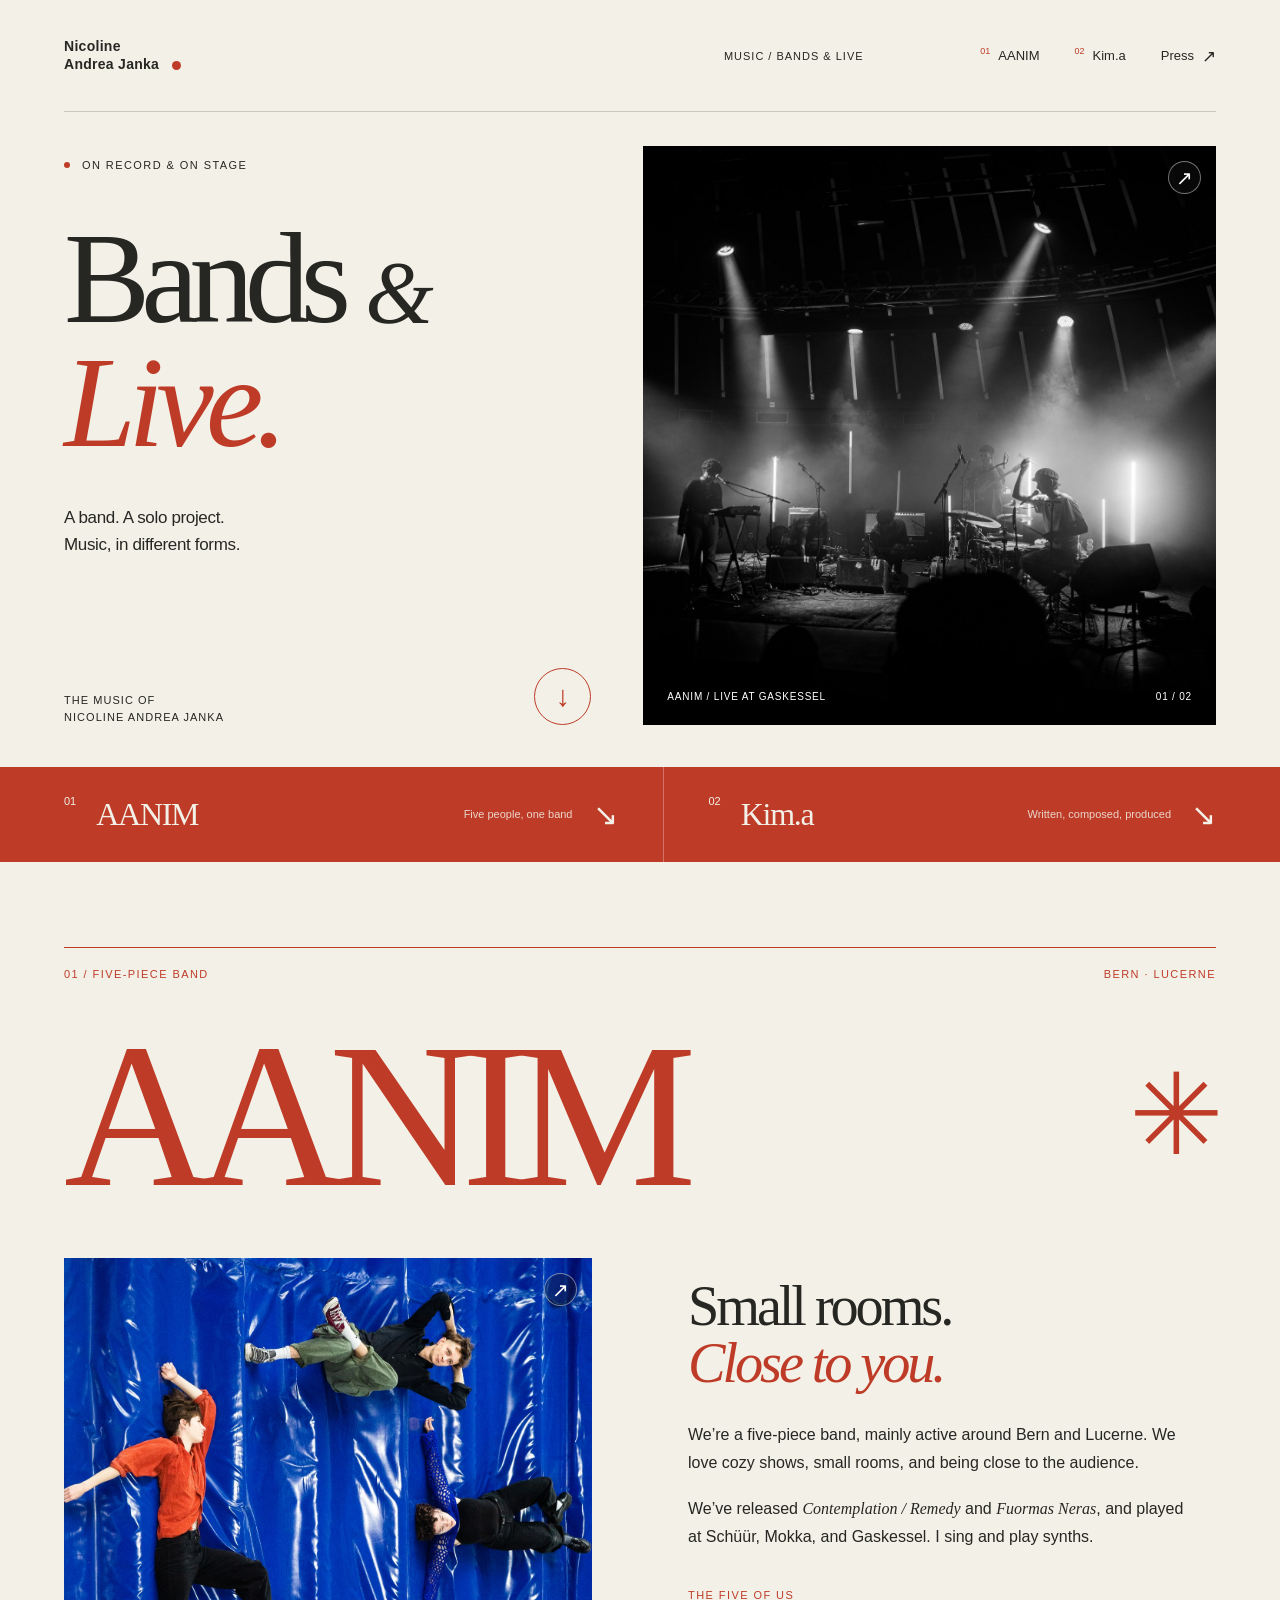
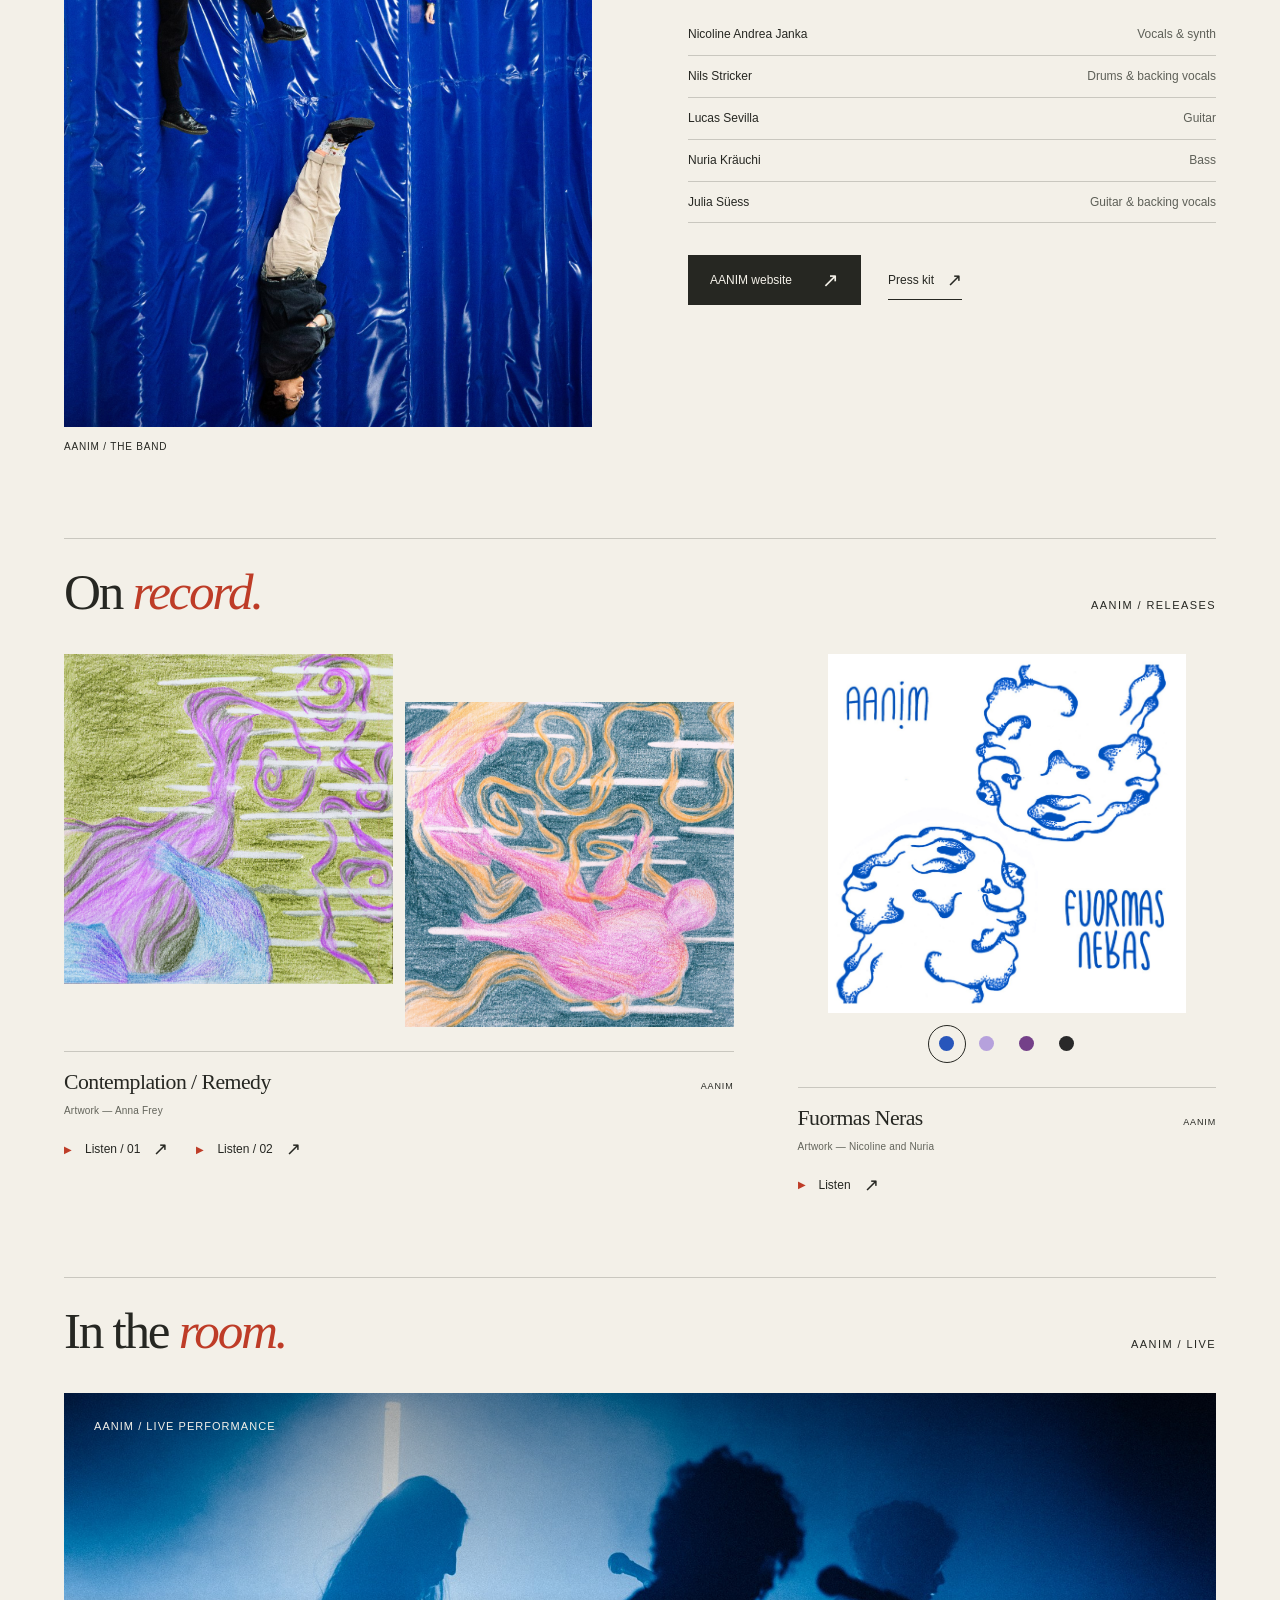
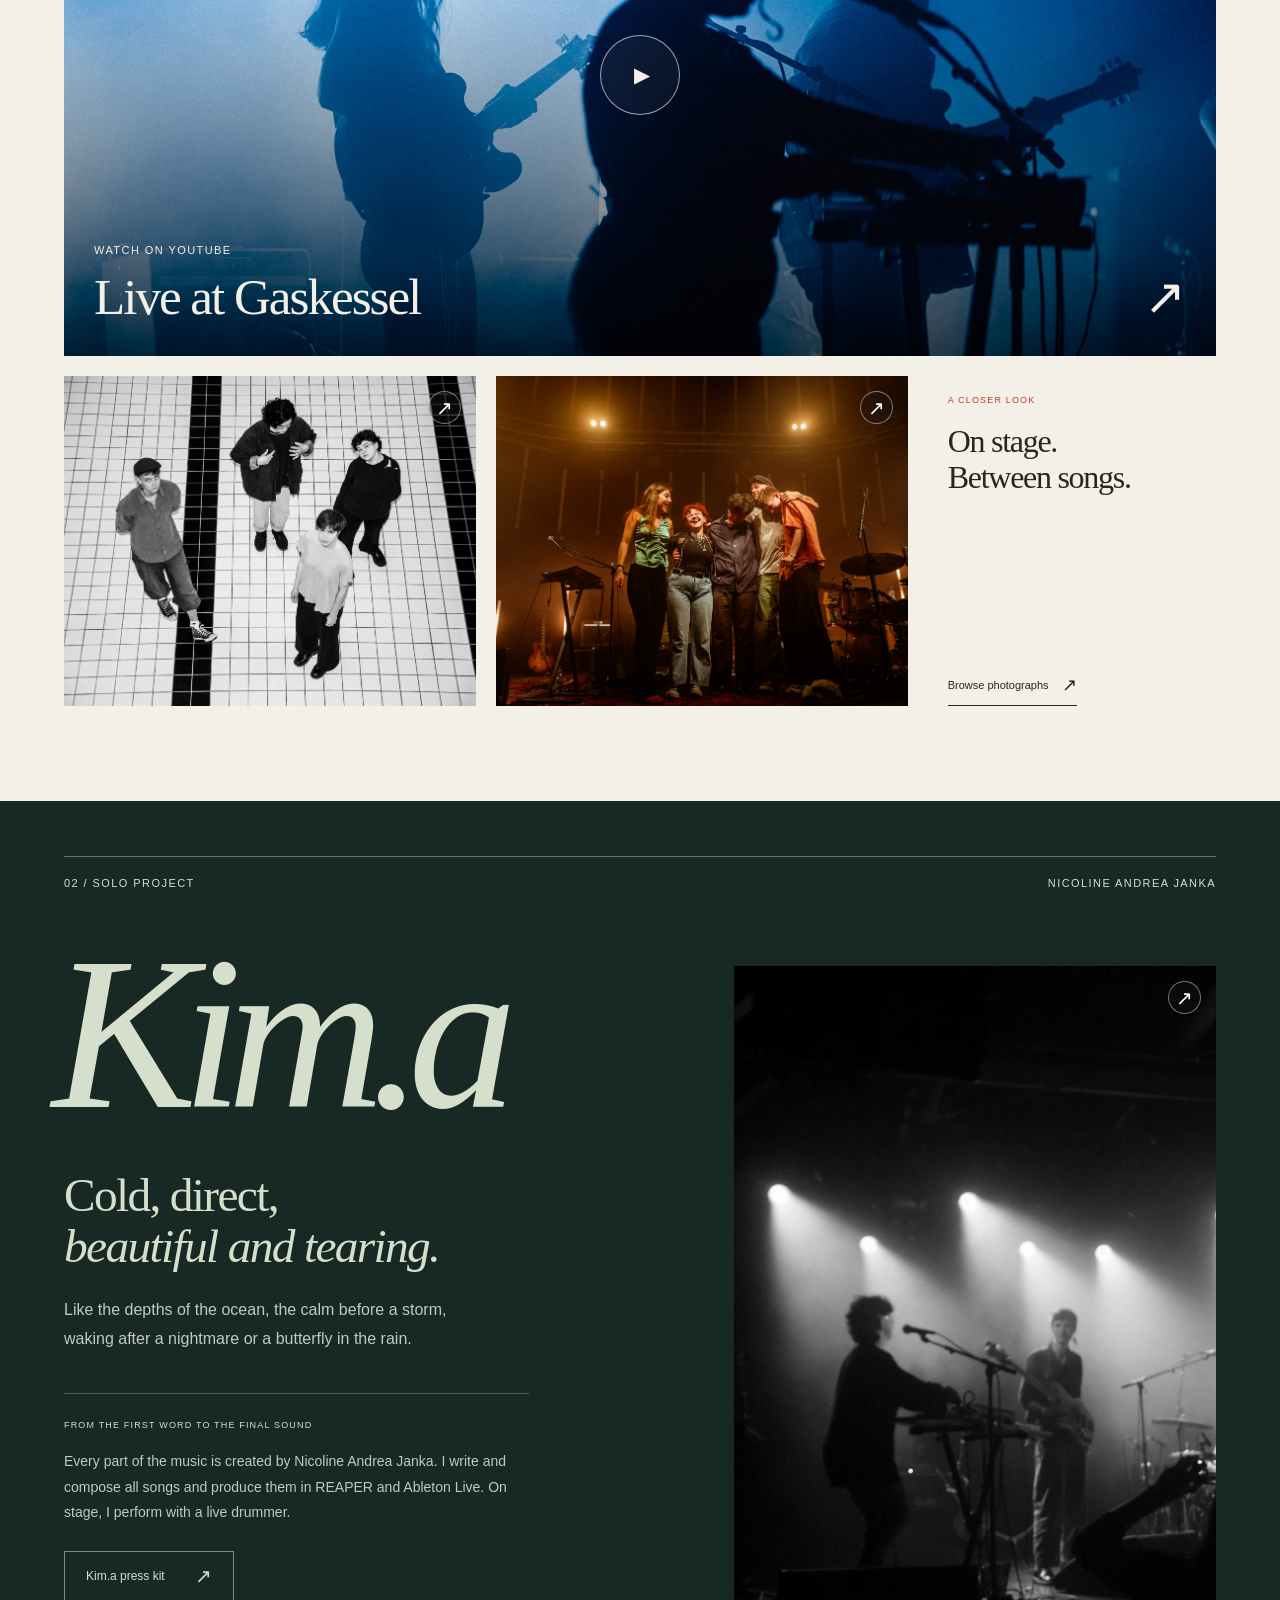
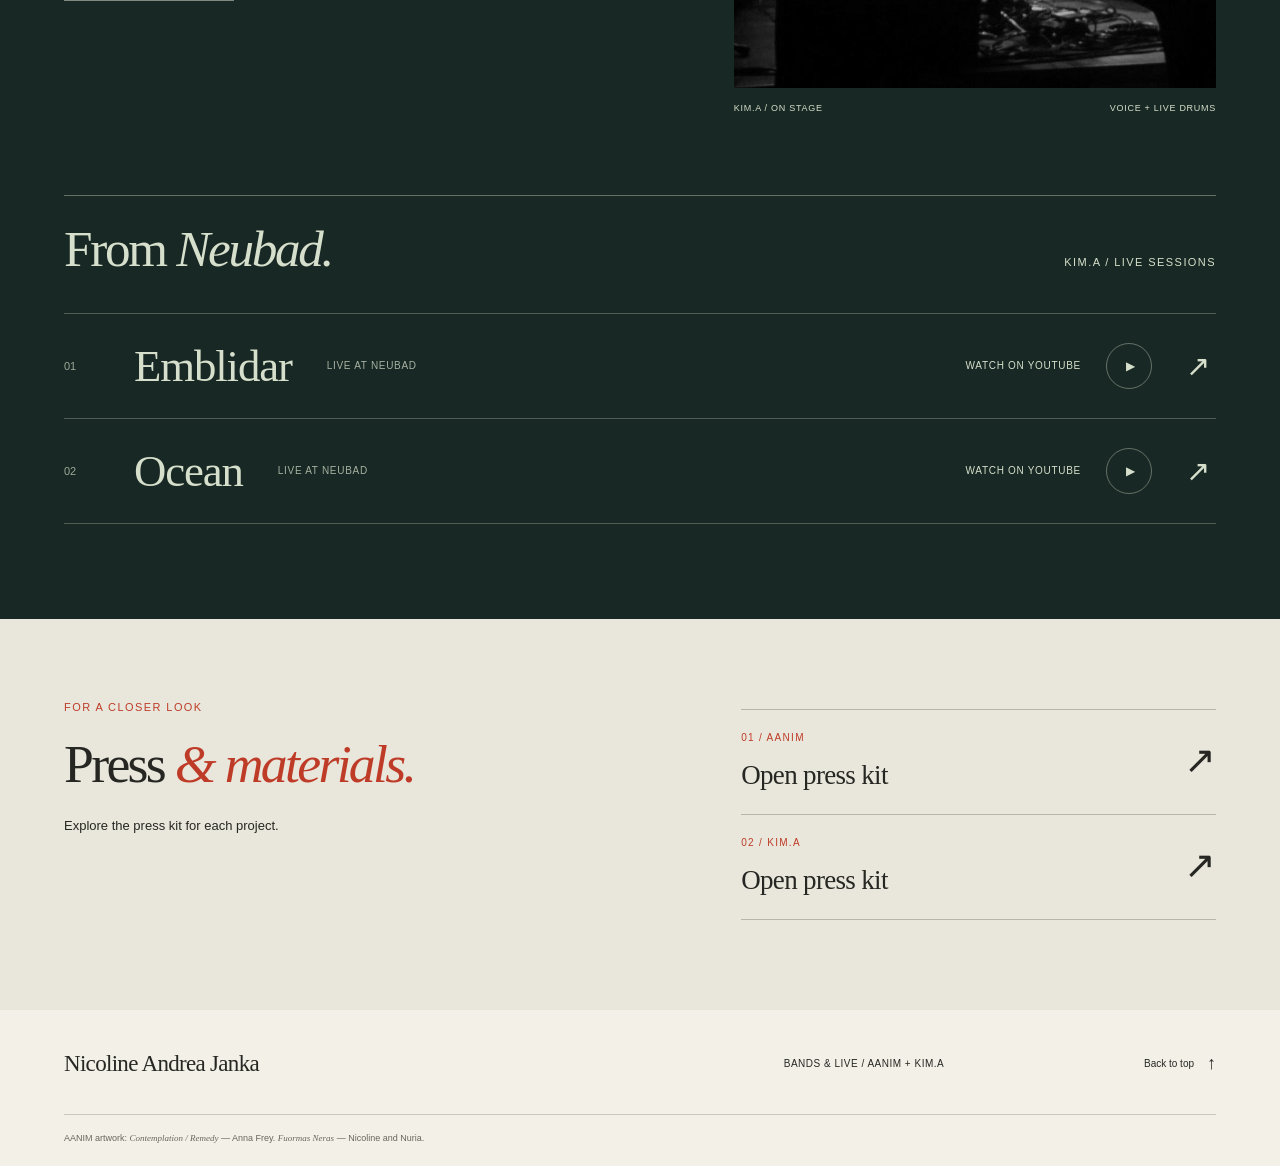
<file: archive/codex-original/index.html>
<!doctype html>
<html lang="en">
<head>
  <meta charset="utf-8">
  <meta name="robots" content="noindex, nofollow">
  <meta name="viewport" content="width=device-width, initial-scale=1">
  <meta name="description" content="Bands & Live — the music projects of Nicoline Andrea Janka. Discover AANIM and Kim.a, listen to releases, watch live performances and find press materials.">
  <meta name="theme-color" content="#f3f0e8">
  <title>Bands & Live — Nicoline Andrea Janka</title>
  <link rel="icon" href="favicon.svg" type="image/svg+xml">
  <link rel="stylesheet" href="styles.css">
  <script src="script.js" defer></script>
</head>
<body>
  <a class="skip-link" href="#main">Skip to content</a>
  <header class="site-header" id="top">
    <a class="wordmark" href="#top" aria-label="Nicoline Andrea Janka — back to top">Nicoline<br>Andrea Janka<span class="wordmark-dot" aria-hidden="true"></span></a>
    <span class="header-context">Music / Bands & Live</span>
    <button class="menu-toggle" aria-expanded="false" aria-controls="main-nav">Menu <span aria-hidden="true">+</span></button>
    <nav id="main-nav" aria-label="Main navigation">
      <a href="#aanim"><span>01</span> AANIM</a>
      <a href="#kima"><span>02</span> Kim.a</a>
      <a href="#press">Press <span aria-hidden="true">↗</span></a>
    </nav>
  </header>

  <main id="main">
    <section class="hero" aria-labelledby="page-title">
      <div class="hero-copy">
        <p class="eyebrow"><span class="tiny-dot" aria-hidden="true"></span> On record & on stage</p>
        <h1 id="page-title">Bands <span class="ampersand">&</span><br><em>Live.</em></h1>
        <p class="hero-intro">A band. A solo project.<br>Music, in different forms.</p>
        <div class="hero-bottom">
          <span class="small-label">The music of<br>Nicoline Andrea Janka</span>
          <a class="circle-link" href="#aanim" aria-label="Explore the projects"><span aria-hidden="true">↓</span></a>
        </div>
      </div>
      <figure class="hero-photo">
        <a class="photo-link" href="original-images/2409_AANIM_Gaskessel_sRGB_010%20(1).JPG" data-gallery="0" aria-label="View AANIM live at Gaskessel photograph">
          <img src="assets/2409_AANIM_Gaskessel_sRGB_010%20(1).JPG" alt="AANIM performing on a dark stage beneath a fan of white spotlights" width="2000" height="1334" fetchpriority="high">
          <span class="photo-expand" aria-hidden="true">↗</span>
        </a>
        <figcaption><span>AANIM / Live at Gaskessel</span><span>01 / 02</span></figcaption>
      </figure>
    </section>

    <div class="project-index" aria-label="Explore the two projects">
      <a href="#aanim"><span class="index-number">01</span><span>AANIM</span><span class="index-note">Five people, one band</span><span aria-hidden="true">↘</span></a>
      <a href="#kima"><span class="index-number">02</span><span>Kim.a</span><span class="index-note">Written, composed, produced</span><span aria-hidden="true">↘</span></a>
    </div>

    <section class="project aanim" id="aanim" aria-labelledby="aanim-title">
      <div class="section-heading">
        <p class="eyebrow">01 / Five-piece band</p>
        <p class="eyebrow">Bern · Lucerne</p>
      </div>
      <h2 class="project-title" id="aanim-title">AANIM<span class="title-asterisk" aria-hidden="true">✳</span></h2>
      <div class="aanim-story">
        <figure class="aanim-portrait">
          <a class="photo-link" href="original-images/aanim-band-blue.jpg" data-gallery="1" aria-label="View AANIM band photograph">
            <img src="assets/aanim-band-blue.jpg" alt="The five AANIM band members arranged playfully against a bright blue background" width="1373" height="2000" loading="lazy">
            <span class="photo-expand" aria-hidden="true">↗</span>
          </a>
          <figcaption>AANIM / The band</figcaption>
        </figure>
        <div class="aanim-bio">
          <h3>Small rooms.<br><em>Close to you.</em></h3>
          <p>We’re a five-piece band, mainly active around Bern and Lucerne. We love cozy shows, small rooms, and being close to the audience.</p>
          <p>We’ve released <em>Contemplation / Remedy</em> and <em>Fuormas Neras</em>, and played at Schüür, Mokka, and Gaskessel. I sing and play synths.</p>
          <div class="members">
            <h4 class="eyebrow">The five of us</h4>
            <dl>
              <div><dt>Nicoline Andrea Janka</dt><dd>Vocals & synth</dd></div>
              <div><dt>Nils Stricker</dt><dd>Drums & backing vocals</dd></div>
              <div><dt>Lucas Sevilla</dt><dd>Guitar</dd></div>
              <div><dt>Nuria Kräuchi</dt><dd>Bass</dd></div>
              <div><dt>Julia Süess</dt><dd>Guitar & backing vocals</dd></div>
            </dl>
          </div>
          <div class="action-row">
            <a class="button button-dark" href="https://www.aanim.net/" target="_blank" rel="noopener noreferrer">AANIM website <span aria-hidden="true">↗</span></a>
            <a class="text-link" href="https://drive.google.com/drive/folders/12CpQy8bRiUTXSCPex7sveMCx31APhtmg" target="_blank" rel="noopener noreferrer">Press kit <span aria-hidden="true">↗</span></a>
          </div>
        </div>
      </div>

      <div class="subsection-heading" id="music">
        <h3>On <em>record.</em></h3>
        <span class="eyebrow">AANIM / Releases</span>
      </div>
      <div class="releases">
        <article class="release release-double" aria-labelledby="contemplation-title">
          <div class="double-artwork">
            <a href="original-images/contemplation-artwork-01.jpg" data-gallery="2" aria-label="View Contemplation artwork by Anna Frey"><img src="assets/contemplation-artwork-01.jpg" alt="Contemplation artwork: a flowing lavender figure on a green pencil-textured background" width="1642" height="1647" loading="lazy"><span class="art-expand" aria-hidden="true">+</span></a>
            <a href="original-images/remedy-artwork-01.jpg" data-gallery="3" aria-label="View Remedy artwork by Anna Frey"><img src="assets/remedy-artwork-01.jpg" alt="Remedy artwork: a pink and yellow flowing figure on a dark pencil-textured background" width="1749" height="1729" loading="lazy"><span class="art-expand" aria-hidden="true">+</span></a>
          </div>
          <div class="release-meta"><h4 id="contemplation-title">Contemplation / Remedy</h4><span class="small-label">AANIM</span></div>
          <p class="credit">Artwork — Anna Frey</p>
          <div class="release-links">
            <a class="text-link" href="https://www.youtube.com/watch?v=NfXw7TAZ9So&list=PLRzOEHudKts8Yos7VX5m1hdJrkdIYfACM" target="_blank" rel="noopener noreferrer"><span class="play-small" aria-hidden="true">▶</span> Listen / 01 <span aria-hidden="true">↗</span></a>
            <a class="text-link" href="https://www.youtube.com/playlist?list=PLRzOEHudKts9ik3KUaXOOckEsWUtVcOpG" target="_blank" rel="noopener noreferrer"><span class="play-small" aria-hidden="true">▶</span> Listen / 02 <span aria-hidden="true">↗</span></a>
          </div>
        </article>
        <article class="release release-single" aria-labelledby="fuormas-title">
          <div class="fuormas-artwork">
            <a href="original-images/fuormas-neras-artwork-blue.jpg" data-gallery="4" id="fuormas-image-link" aria-label="View Fuormas Neras artwork by Nicoline and Nuria"><img id="fuormas-image" src="assets/fuormas-neras-artwork-blue.jpg" alt="Fuormas Neras artwork: two organic blue line-drawn faces on white" width="1495" height="1495" loading="lazy"><span class="art-expand" aria-hidden="true">+</span></a>
            <fieldset class="artwork-variants"><legend class="sr-only">Fuormas Neras artwork colour</legend>
              <button type="button" class="swatch is-selected" data-variant="blue" aria-label="Blue artwork" aria-pressed="true"><span style="--swatch:#2856bb"></span></button>
              <button type="button" class="swatch" data-variant="lavender" aria-label="Lavender artwork" aria-pressed="false"><span style="--swatch:#b6a1dc"></span></button>
              <button type="button" class="swatch" data-variant="purple" aria-label="Purple artwork" aria-pressed="false"><span style="--swatch:#744089"></span></button>
              <button type="button" class="swatch" data-variant="black-white" aria-label="Black and white artwork" aria-pressed="false"><span style="--swatch:#292929"></span></button>
            </fieldset>
          </div>
          <div class="release-meta"><h4 id="fuormas-title">Fuormas Neras</h4><span class="small-label">AANIM</span></div>
          <p class="credit">Artwork — Nicoline and Nuria</p>
          <div class="release-links"><a class="text-link" href="https://www.youtube.com/watch?v=EsY7Ikyw7xY&list=PLRzOEHudKts9mfS0qyB7Ri4r5HT7hXve-" target="_blank" rel="noopener noreferrer"><span class="play-small" aria-hidden="true">▶</span> Listen <span aria-hidden="true">↗</span></a></div>
        </article>
      </div>

      <div class="subsection-heading live-heading"><h3>In the <em>room.</em></h3><span class="eyebrow">AANIM / Live</span></div>
      <a class="live-feature" href="https://www.youtube.com/watch?v=ehqON-5_tG4&t=8s" target="_blank" rel="noopener noreferrer" aria-label="Watch AANIM live at Gaskessel on YouTube, opens in a new tab">
        <img src="assets/aanim-live-gaskessel.jpg" alt="Blue stage light silhouettes AANIM’s singer at the synth and a guitarist" width="2000" height="1334" loading="lazy">
        <span class="live-feature-top small-label">AANIM / Live performance</span>
        <span class="play-circle" aria-hidden="true">▶</span>
        <span class="live-feature-bottom"><span><span class="eyebrow">Watch on YouTube</span><strong>Live at Gaskessel</strong></span><span class="large-arrow" aria-hidden="true">↗</span></span>
      </a>
      <div class="photo-strip">
        <a class="photo-link" href="original-images/aanim-band-live.jpg" data-gallery="5" aria-label="View black-and-white AANIM band photograph"><img src="assets/aanim-band-live.jpg" alt="AANIM photographed from above on a tiled floor" width="2000" height="1333" loading="lazy"><span class="photo-expand" aria-hidden="true">↗</span></a>
        <a class="photo-link" href="original-images/2409_AANIM_Gaskessel_sRGB_025.JPG" data-gallery="6" aria-label="View AANIM taking a bow at Gaskessel"><img src="assets/2409_AANIM_Gaskessel_sRGB_025.JPG" alt="The five AANIM members taking a bow together in warm stage light" width="2000" height="1334" loading="lazy"><span class="photo-expand" aria-hidden="true">↗</span></a>
        <div class="photo-strip-note"><span class="eyebrow">A closer look</span><p>On stage.<br>Between songs.</p><button type="button" class="text-link" data-open-gallery="7">Browse photographs <span aria-hidden="true">↗</span></button></div>
      </div>
    </section>

    <section class="project kima" id="kima" aria-labelledby="kima-title">
      <div class="section-heading"><p class="eyebrow">02 / Solo project</p><p class="eyebrow">Nicoline Andrea Janka</p></div>
      <div class="kima-story">
        <div class="kima-copy">
          <h2 id="kima-title">Kim.a</h2>
          <p class="kima-lead">Cold, direct,<br><em>beautiful and tearing.</em></p>
          <p>Like the depths of the ocean, the calm before a storm, waking after a nightmare or a butterfly in the rain.</p>
          <div class="kima-process">
            <span class="eyebrow">From the first word to the final sound</span>
            <p>Every part of the music is created by Nicoline Andrea Janka. I write and compose all songs and produce them in REAPER and Ableton Live. On stage, I perform with a live drummer.</p>
          </div>
          <a class="button button-light" href="https://drive.google.com/drive/folders/11QbIluKnuD9ohsLbi-QIGyuxssIXFV9X" target="_blank" rel="noopener noreferrer">Kim.a press kit <span aria-hidden="true">↗</span></a>
        </div>
        <figure class="kima-photo">
          <a class="photo-link" href="original-images/IMG_20231009_140214_972.jpg" data-gallery="8" aria-label="View Kim.a live photograph"><img src="assets/IMG_20231009_140214_972.jpg" alt="Kim.a performing at a microphone and keyboard with a live drummer in black-and-white stage light" width="750" height="1122" loading="lazy"><span class="photo-expand" aria-hidden="true">↗</span></a>
          <figcaption><span>Kim.a / On stage</span><span>Voice + live drums</span></figcaption>
        </figure>
      </div>
      <div class="subsection-heading"><h3>From <em>Neubad.</em></h3><span class="eyebrow">Kim.a / Live sessions</span></div>
      <div class="kima-performances">
        <a class="performance-row" href="https://www.youtube.com/watch?v=racv1u98r34" target="_blank" rel="noopener noreferrer" aria-label="Watch Emblidar live at Neubad on YouTube, opens in a new tab"><span class="track-number">01</span><span class="performance-name">Emblidar<span>Live at Neubad</span></span><span class="performance-action">Watch on YouTube</span><span class="outline-play" aria-hidden="true">▶</span><span class="row-arrow" aria-hidden="true">↗</span></a>
        <a class="performance-row" href="https://www.youtube.com/watch?v=oGeETkS3Yj0" target="_blank" rel="noopener noreferrer" aria-label="Watch Ocean live at Neubad on YouTube, opens in a new tab"><span class="track-number">02</span><span class="performance-name">Ocean<span>Live at Neubad</span></span><span class="performance-action">Watch on YouTube</span><span class="outline-play" aria-hidden="true">▶</span><span class="row-arrow" aria-hidden="true">↗</span></a>
      </div>
    </section>

    <section class="press" id="press" aria-labelledby="press-title">
      <div class="press-intro"><p class="eyebrow">For a closer look</p><h2 id="press-title">Press <em>& materials.</em></h2><p>Explore the press kit for each project.</p></div>
      <div class="press-links">
        <a href="https://drive.google.com/drive/folders/12CpQy8bRiUTXSCPex7sveMCx31APhtmg" target="_blank" rel="noopener noreferrer"><span class="eyebrow">01 / AANIM</span><span>Open press kit</span><span aria-hidden="true">↗</span></a>
        <a href="https://drive.google.com/drive/folders/11QbIluKnuD9ohsLbi-QIGyuxssIXFV9X" target="_blank" rel="noopener noreferrer"><span class="eyebrow">02 / Kim.a</span><span>Open press kit</span><span aria-hidden="true">↗</span></a>
      </div>
    </section>
  </main>

  <footer class="site-footer">
    <a class="footer-name" href="#top">Nicoline Andrea Janka</a>
    <span>Bands & Live / AANIM + Kim.a</span>
    <a class="text-link" href="#top">Back to top <span aria-hidden="true">↑</span></a>
    <p class="footer-credits">AANIM artwork: <em>Contemplation / Remedy</em> — Anna Frey. <em>Fuormas Neras</em> — Nicoline and Nuria.</p>
  </footer>

  <dialog class="image-viewer" aria-labelledby="viewer-title">
    <div class="viewer-toolbar"><span id="viewer-title">Photographs & artwork</span><span id="viewer-count" aria-live="polite"></span><button type="button" class="viewer-close" aria-label="Close image viewer">Close <span aria-hidden="true">×</span></button></div>
    <div class="viewer-stage"><button type="button" class="viewer-prev" aria-label="Previous image">←</button><img id="viewer-image" src="assets/2409_AANIM_Gaskessel_sRGB_010%20(1).JPG" alt=""><button type="button" class="viewer-next" aria-label="Next image">→</button></div>
    <div class="viewer-caption"><p id="viewer-caption"></p><a id="viewer-original" href="original-images/2409_AANIM_Gaskessel_sRGB_010%20(1).JPG" target="_blank" rel="noopener">Open original <span aria-hidden="true">↗</span></a></div>
  </dialog>
</body>
</html>
</file>
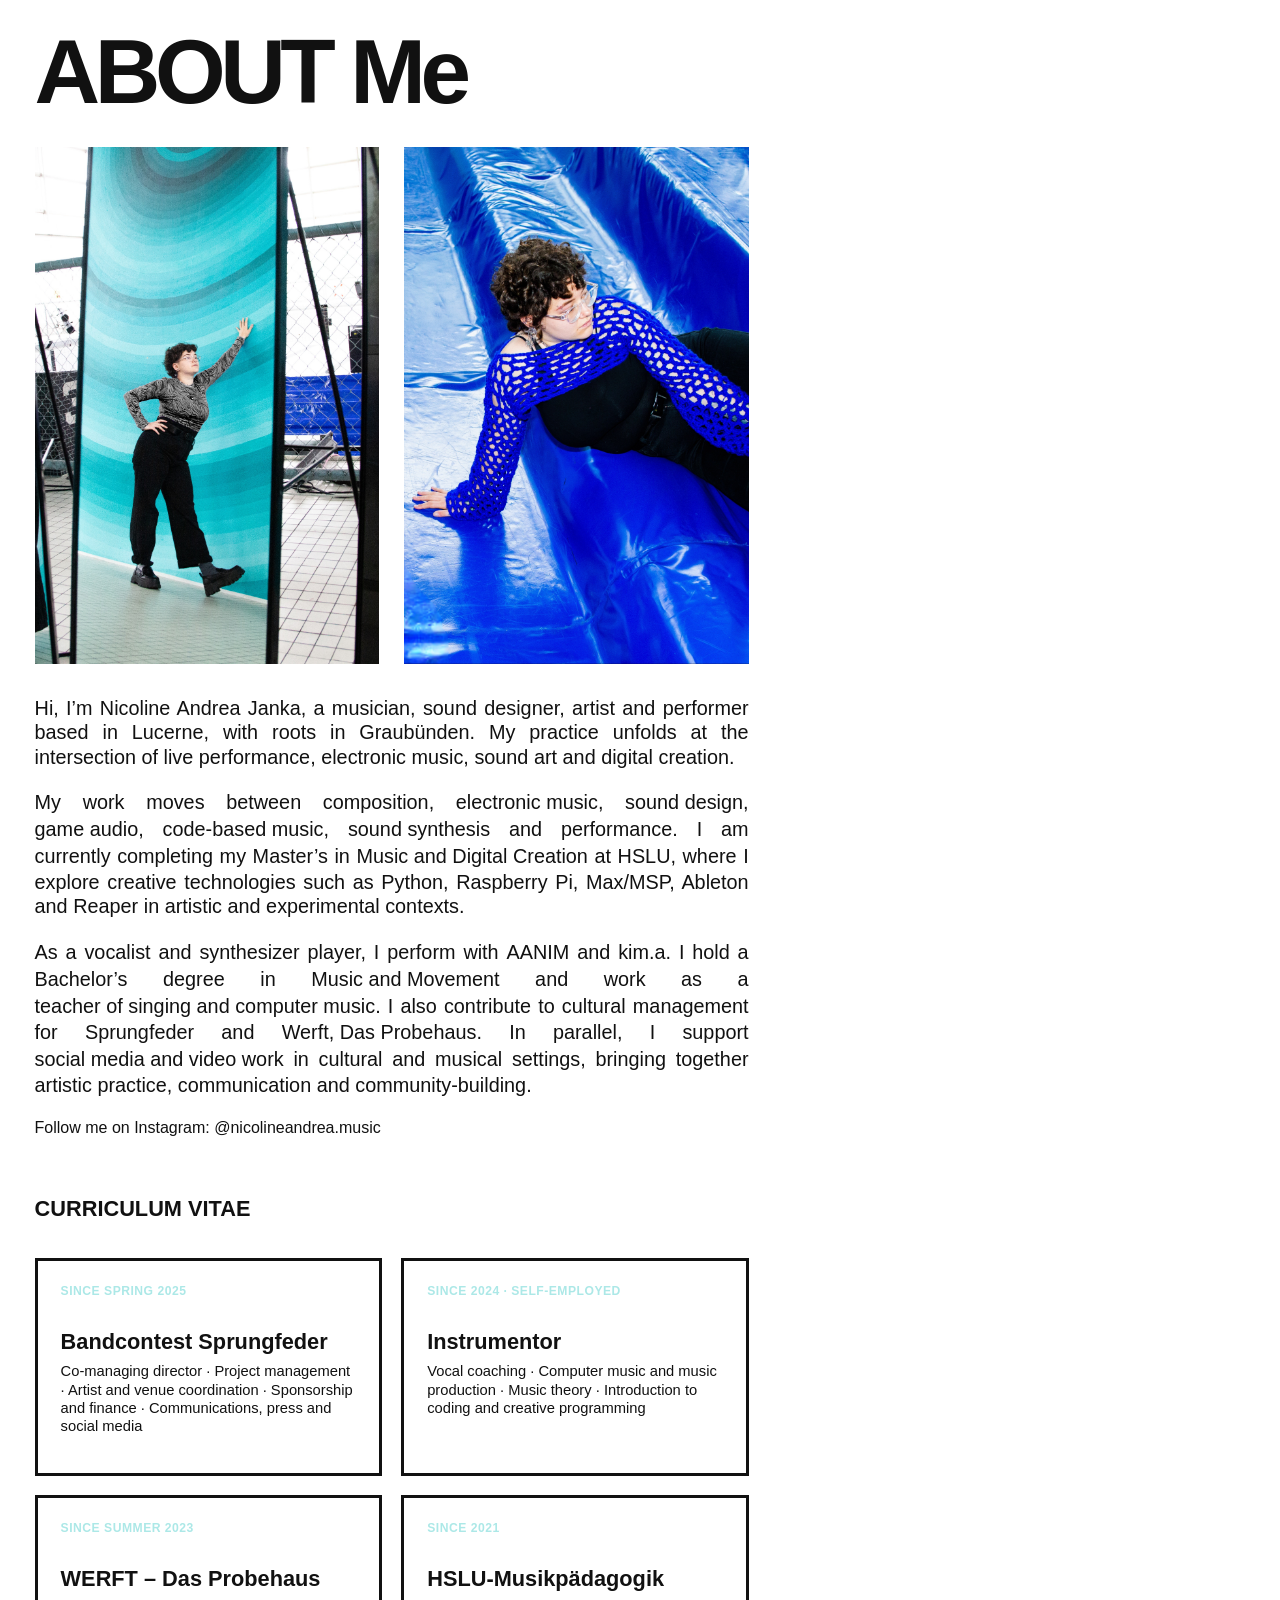
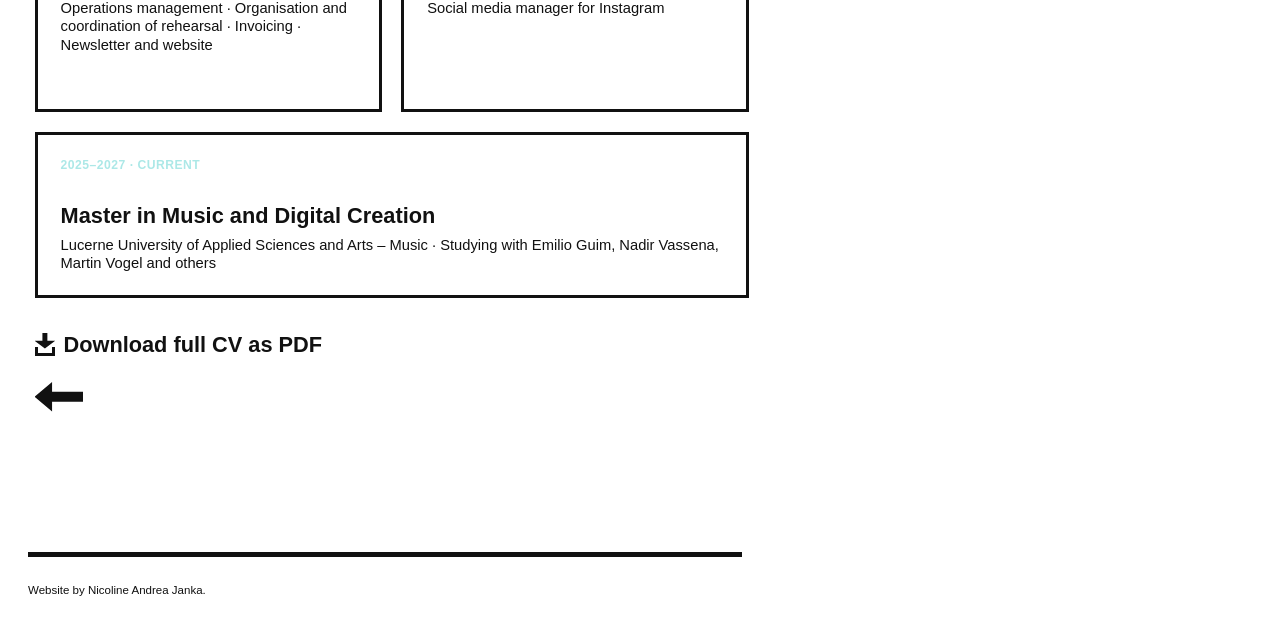
<file: about-me.html>
<!DOCTYPE html>
<html lang="en">
<head>
  <meta charset="UTF-8">
  <meta name="viewport" content="width=device-width, initial-scale=1.0">
  <title>About Me — Nicoline Andrea</title>
  <link rel="stylesheet" href="assets/css/styles.css?v=20260926-coding-copy">
</head>
<body class="about-page">
  <main class="subpage">
    <h1 class="interactive-title">About Me</h1>

    <div class="about-portraits" aria-label="Portraits of Nicoline Andrea">
      <img src="assets/images/about/nicoaboutme.jpg" alt="Nicoline Andrea portrait" width="2109" height="3163" loading="lazy" decoding="async">
      <img src="assets/images/about/nico1%20(1).jpg" alt="Nicoline Andrea portrait" width="2029" height="3606" loading="lazy" decoding="async">
    </div>
    <div class="about-copy" id="about-copy">
      <p>Hi, I’m Nicoline Andrea Janka, a musician, sound designer, artist and performer based in Lucerne, with roots in Graubünden. My practice unfolds at the intersection of live performance, electronic music, sound art and digital creation.</p>

      <p>My work moves between <a class="keyword" href="audiovisual-works.html">composition</a>, <a class="keyword" href="sound-digital-works.html#splinters">electronic music</a>, <a class="keyword" href="audiovisual-works.html#cappuccino">sound design</a>, <a class="keyword" href="audiovisual-works.html#mask-maker-mania">game audio</a>, <a class="keyword" href="sound-digital-works.html">code-based music</a>, <a class="keyword" href="sound-digital-works.html#coding">sound synthesis</a> and <a class="keyword" href="audiovisual-works.html#performance">performance</a>. I am currently completing my Master’s in <a class="future-link" href="https://www.hslu.ch/de-ch/musik/studium/master/major-music-and-digital-creation/" target="_blank" rel="noopener noreferrer">Music and Digital Creation</a> at HSLU, where I explore creative technologies such as Python, Raspberry Pi, Max/MSP, Ableton and Reaper in artistic and experimental contexts.</p>

      <p>As a vocalist and synthesizer player, I perform with <a class="keyword" href="bands-live.html">AANIM</a> and <a class="keyword" href="bands-live.html">kim.a</a>. I hold a Bachelor’s degree in <a class="future-link" href="https://www.hslu.ch/en/lucerne-school-of-music/degree-programmes/bachelor/music-and-movement/" target="_blank" rel="noopener noreferrer">Music and Movement</a> and work as a <a class="future-link" href="https://www.instrumentor.ch/de/nicoline-andrea-janka" target="_blank" rel="noopener noreferrer">teacher of singing and computer music</a>. I also contribute to cultural management for <a class="future-link" href="https://www.sprungfeder.li/" target="_blank" rel="noopener noreferrer">Sprungfeder</a> and <a class="future-link" href="https://www.probehaus-werft.ch/" target="_blank" rel="noopener noreferrer">Werft, Das Probehaus</a>. In parallel, I support <a class="future-link" href="https://www.instagram.com/hslu_musikpaedagogik/?hl=de" target="_blank" rel="noopener noreferrer">social media and video work</a> in cultural and musical settings, bringing together artistic practice, communication and community-building.</p>
    </div>
    <p class="about-socials">Follow me on Instagram: <a class="future-link" href="https://www.instagram.com/nicolineandrea.music/" target="_blank" rel="noopener noreferrer">@nicolineandrea.music</a></p>

    <section class="funfacts-section" id="funfacts-section" aria-label="Funfacts about me" hidden>
      <div class="funfacts-topline">
        <div class="funfacts-title-row">
          <h2>You found the fun part - some facts about me</h2>
        </div>
      </div>
      <div class="funfacts-stage">
        <p class="funfacts-slide" aria-live="polite" aria-atomic="true"></p>
        <button class="funfacts-next" type="button" aria-label="Next funfact"></button>
      </div>
    </section>

    <section class="about-cv" aria-labelledby="about-cv-title">
      <h2 class="about-cv-heading" id="about-cv-title">Curriculum Vitae</h2>

      <section class="cv-section about-cv-current" aria-label="Current activities">
        <div class="cv-current-grid">
          <article class="cv-current-card">
            <p class="cv-date">Since spring 2025</p>
            <h4><a href="https://www.sprungfeder.li/" target="_blank" rel="noopener noreferrer">Bandcontest Sprungfeder</a></h4>
            <p>Co-managing director · Project management · Artist and venue coordination · Sponsorship and finance · Communications, press and social media</p>
          </article>

          <article class="cv-current-card">
            <p class="cv-date">Since 2024 · Self-employed</p>
            <h4><a href="https://www.instrumentor.ch/de/nicoline-andrea-janka" target="_blank" rel="noopener noreferrer">Instrumentor</a></h4>
            <p>Vocal coaching · Computer music and music production · Music theory · Introduction to coding and creative programming</p>
          </article>

          <article class="cv-current-card">
            <p class="cv-date">Since summer 2023</p>
            <h4><a href="https://www.probehaus-werft.ch/" target="_blank" rel="noopener noreferrer">WERFT – Das Probehaus</a></h4>
            <p>Operations management · Organisation and coordination of rehearsal · Invoicing · Newsletter and website</p>
          </article>

          <article class="cv-current-card">
            <p class="cv-date">Since 2021</p>
            <h4><a href="https://www.instagram.com/hslu_musikpaedagogik/" target="_blank" rel="noopener noreferrer">HSLU-Musikpädagogik</a></h4>
            <p>Social media manager for Instagram</p>
          </article>

          <article class="cv-current-card cv-current-card-study">
            <p class="cv-date">2025–2027 · Current</p>
            <h4><a href="https://www.hslu.ch/de-ch/musik/studium/master/major-music-and-digital-creation/" target="_blank" rel="noopener noreferrer">Master in Music and Digital Creation</a></h4>
            <p>Lucerne University of Applied Sciences and Arts – Music · Studying with Emilio Guim, Nadir Vassena, Martin Vogel and others</p>
          </article>
        </div>
      </section>

      <a class="press-kit-link about-cv-download" href="output/pdf/Nicoline_Andrea_Janka_CV.pdf" download>Download full CV as PDF</a>

    </section>

    <a class="subpage-back" href="index.html#main-nav" aria-label="Back to the topics">←</a>
  </main>

  <footer class="site-footer">
    <div class="site-footer-content">
      <p>Website by Nicoline Andrea Janka.</p>
    </div>
  </footer>

  <script src="assets/js/scripts.js?v=20260920-last-visited-persistent"></script>
</body>
</html>
</file>
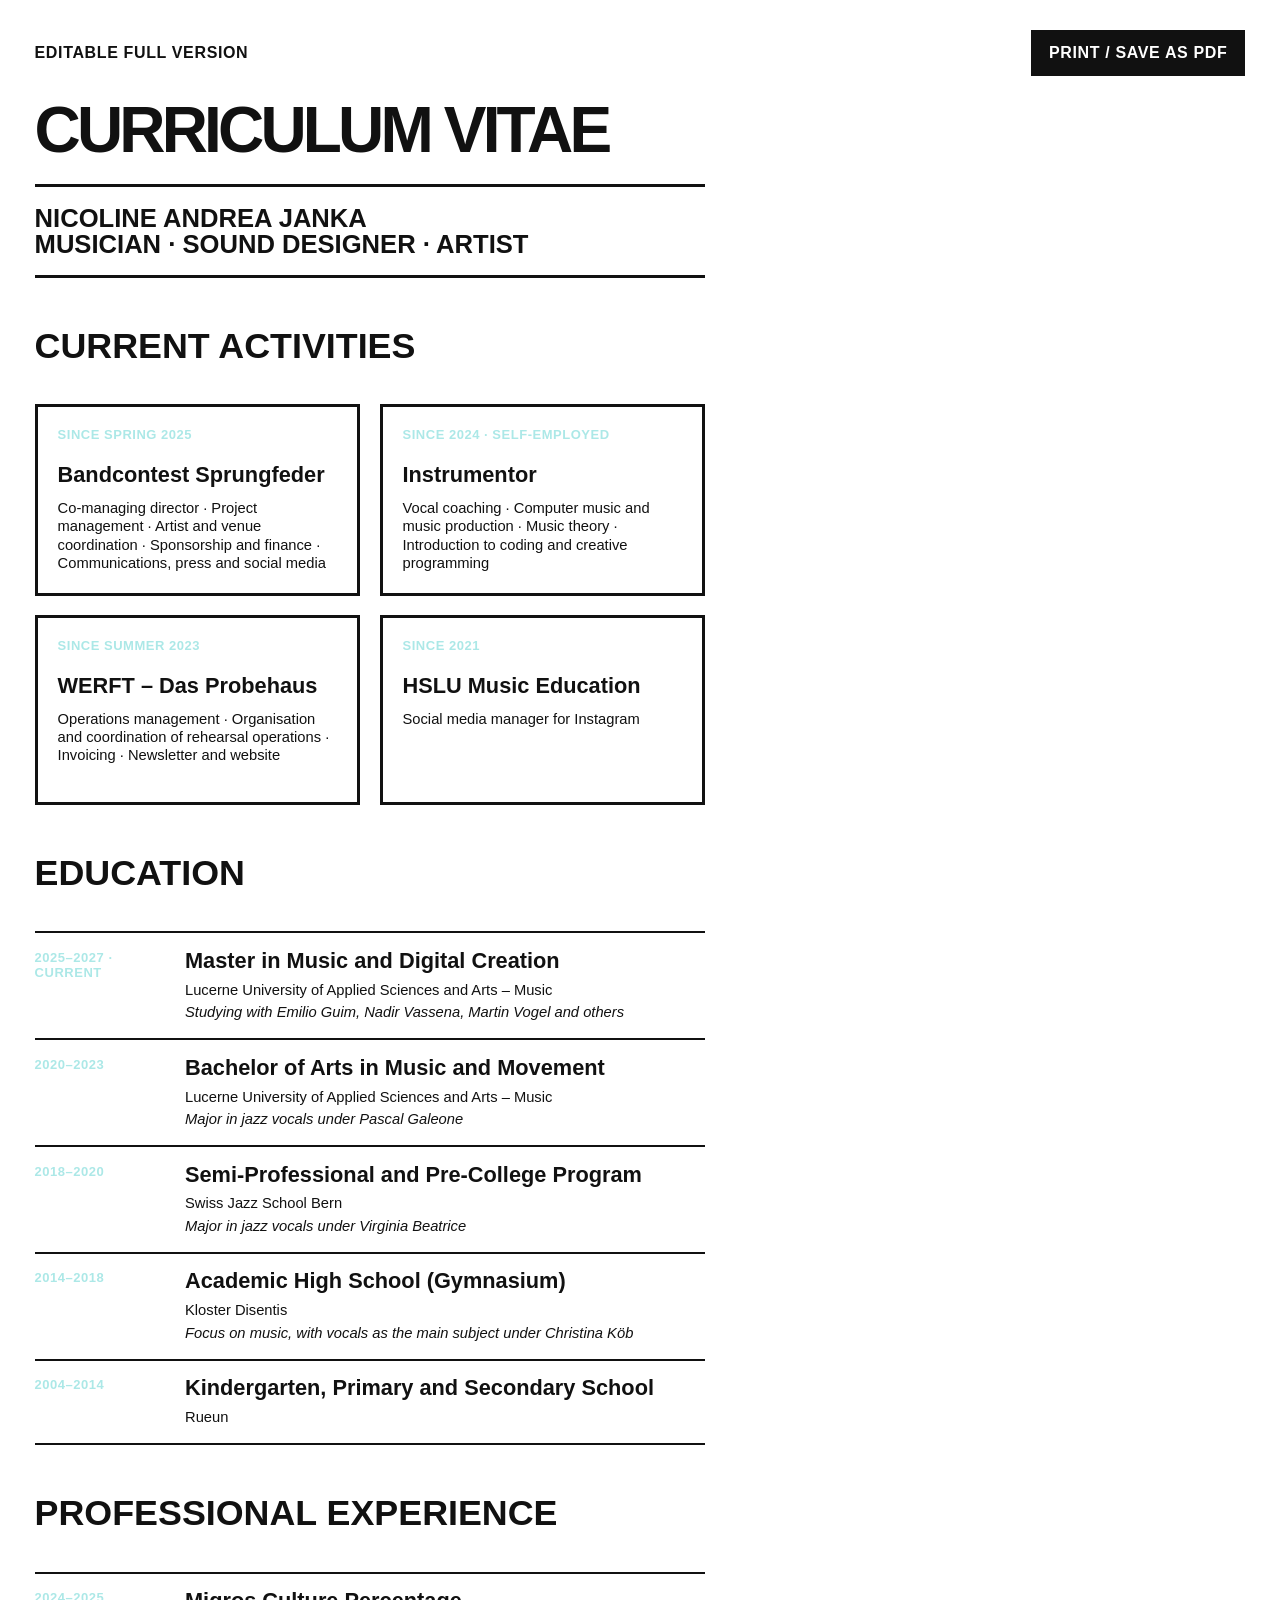
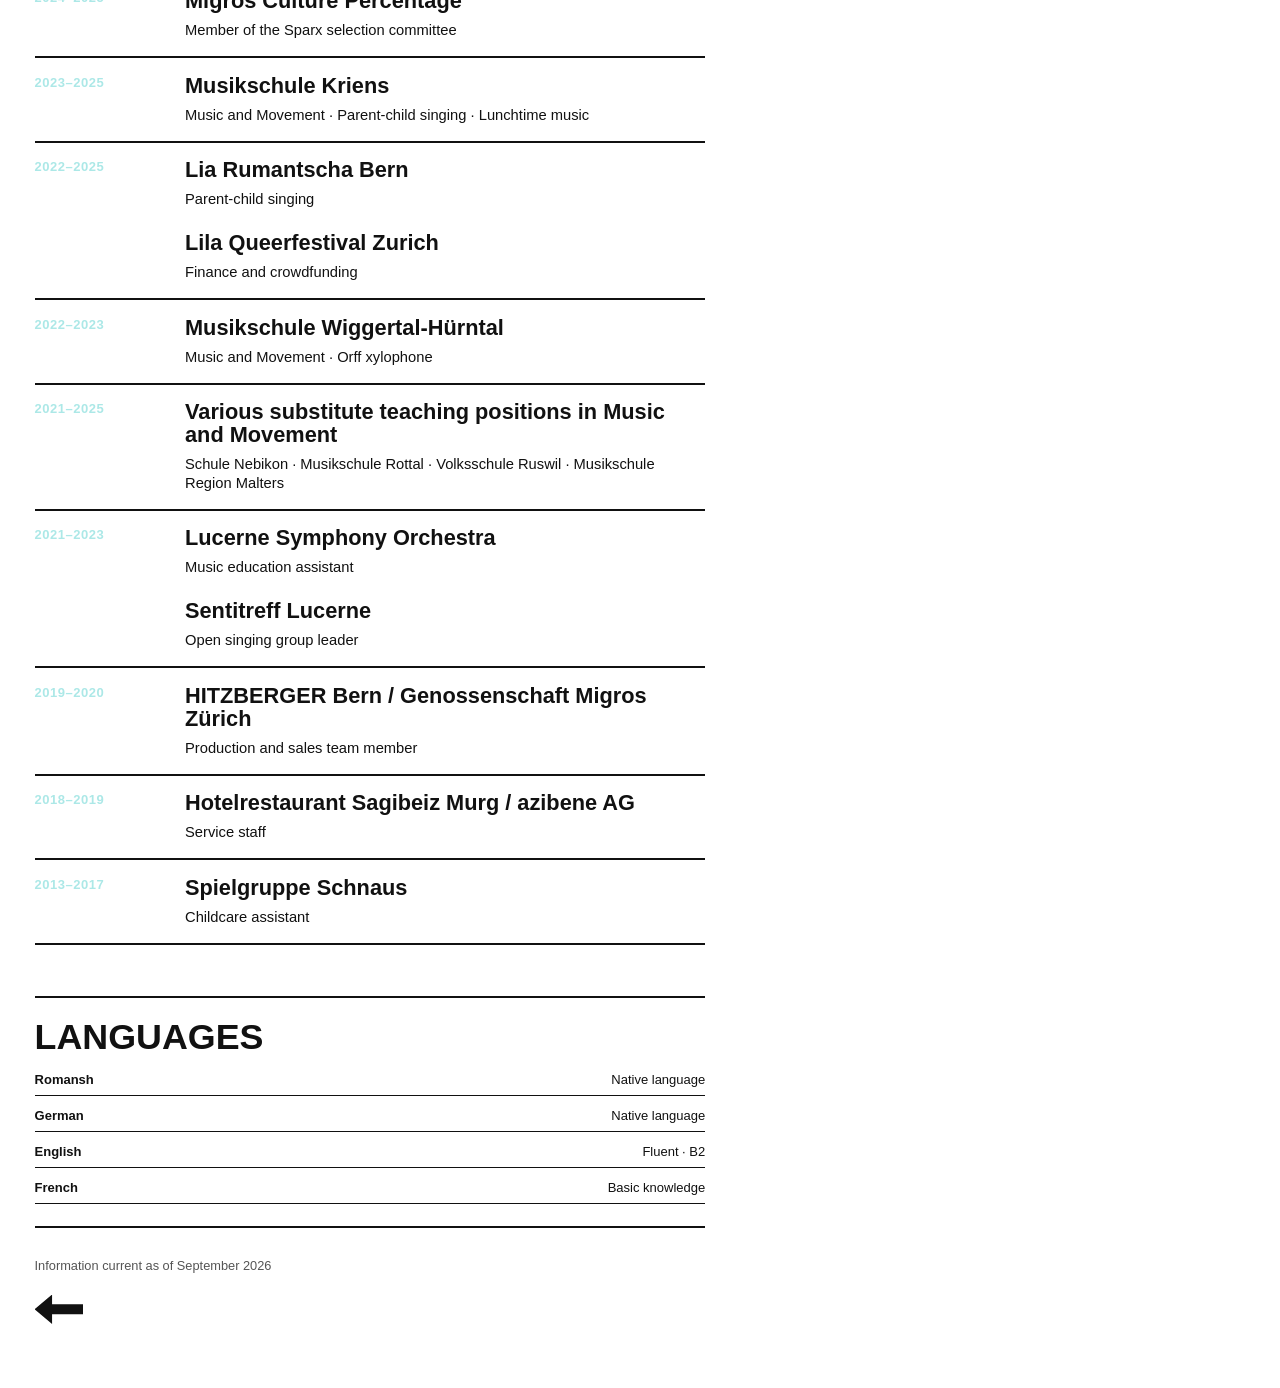
<file: cv-editable.html>
<!DOCTYPE html>
<html lang="en">
<head>
  <meta charset="UTF-8">
  <meta name="viewport" content="width=device-width, initial-scale=1.0">
  <meta name="robots" content="noindex">
  <meta name="description" content="Editable full curriculum vitae for Nicoline Andrea Janka.">
  <title>Edit Curriculum Vitae — Nicoline Andrea Janka</title>
  <link rel="stylesheet" href="assets/css/styles.css?v=20260926-coding-copy">
</head>
<body class="cv-page cv-editable-page">
  <main class="subpage cv-subpage">
    <header class="cv-hero">
      <div class="cv-toolbar">
        <p class="cv-eyebrow">Editable full version</p>
        <button class="cv-print" type="button" onclick="window.print()">Print / save as PDF</button>
      </div>

      <h1>Curriculum Vitae</h1>

      <!-- EDITABLE: Name, professional title and contact details -->
      <div class="cv-contact-strip">
        <p class="cv-role">Nicoline Andrea Janka<br>Musician · Sound Designer · Artist</p>
        <address class="cv-contact cv-pdf-only">
          <a href="mailto:nicolineandrea@gmail.com">nicolineandrea@gmail.com</a>
          <a href="tel:+41788233947">+41 78 823 39 47</a>
          <span>Lucerne, Switzerland</span>
        </address>
      </div>
    </header>

    <!-- EDITABLE: Current activities -->
    <section class="cv-section" aria-labelledby="current-title">
      <h2 class="work-group-title" id="current-title">Current Activities</h2>
      <div class="cv-current-grid">
        <article class="cv-current-card">
          <p class="cv-date">Since spring 2025</p>
          <h3><a href="https://www.sprungfeder.li/" target="_blank" rel="noopener noreferrer">Bandcontest Sprungfeder</a></h3>
          <p>Co-managing director · Project management · Artist and venue coordination · Sponsorship and finance · Communications, press and social media</p>
        </article>

        <article class="cv-current-card">
          <p class="cv-date">Since 2024 · Self-employed</p>
          <h3><a href="https://www.instrumentor.ch/de/nicoline-andrea-janka" target="_blank" rel="noopener noreferrer">Instrumentor</a></h3>
          <p>Vocal coaching · Computer music and music production · Music theory · Introduction to coding and creative programming</p>
        </article>

        <article class="cv-current-card">
          <p class="cv-date">Since summer 2023</p>
          <h3><a href="https://www.probehaus-werft.ch/" target="_blank" rel="noopener noreferrer">WERFT – Das Probehaus</a></h3>
          <p>Operations management · Organisation and coordination of rehearsal operations · Invoicing · Newsletter and website</p>
        </article>

        <article class="cv-current-card">
          <p class="cv-date">Since 2021</p>
          <h3><a href="https://www.instagram.com/hslu_musikpaedagogik/" target="_blank" rel="noopener noreferrer">HSLU Music Education</a></h3>
          <p>Social media manager for Instagram</p>
        </article>
      </div>
    </section>

    <!-- EDITABLE: Education -->
    <section class="cv-section" aria-labelledby="education-title">
      <h2 class="work-group-title" id="education-title">Education</h2>
      <div class="cv-entry-list">
        <article class="cv-entry">
          <p class="cv-entry-date">2025–2027 · Current</p>
          <div class="cv-entry-copy">
            <h3>Master in Music and Digital Creation</h3>
            <p>Lucerne University of Applied Sciences and Arts – Music</p>
            <p class="cv-detail">Studying with Emilio Guim, Nadir Vassena, Martin Vogel and others</p>
          </div>
        </article>

        <article class="cv-entry">
          <p class="cv-entry-date">2020–2023</p>
          <div class="cv-entry-copy">
            <h3>Bachelor of Arts in Music and Movement</h3>
            <p>Lucerne University of Applied Sciences and Arts – Music</p>
            <p class="cv-detail">Major in jazz vocals under Pascal Galeone</p>
          </div>
        </article>

        <article class="cv-entry">
          <p class="cv-entry-date">2018–2020</p>
          <div class="cv-entry-copy">
            <h3>Semi-Professional and Pre-College Program</h3>
            <p>Swiss Jazz School Bern</p>
            <p class="cv-detail">Major in jazz vocals under Virginia Beatrice</p>
          </div>
        </article>

        <article class="cv-entry">
          <p class="cv-entry-date">2014–2018</p>
          <div class="cv-entry-copy">
            <h3>Academic High School (Gymnasium)</h3>
            <p>Kloster Disentis</p>
            <p class="cv-detail">Focus on music, with vocals as the main subject under Christina Köb</p>
          </div>
        </article>

        <article class="cv-entry">
          <p class="cv-entry-date">2004–2014</p>
          <div class="cv-entry-copy">
            <h3>Kindergarten, Primary and Secondary School</h3>
            <p>Rueun</p>
          </div>
        </article>
      </div>
    </section>

    <!-- EDITABLE: Professional experience -->
    <section class="cv-section" aria-labelledby="experience-title">
      <h2 class="work-group-title" id="experience-title">Professional Experience</h2>
      <div class="cv-entry-list">
        <article class="cv-entry">
          <p class="cv-entry-date">2024–2025</p>
          <div class="cv-entry-copy">
            <h3>Migros Culture Percentage</h3>
            <p>Member of the Sparx selection committee</p>
          </div>
        </article>

        <article class="cv-entry">
          <p class="cv-entry-date">2023–2025</p>
          <div class="cv-entry-copy">
            <h3>Musikschule Kriens</h3>
            <p>Music and Movement · Parent-child singing · Lunchtime music</p>
          </div>
        </article>

        <article class="cv-entry">
          <p class="cv-entry-date">2022–2025</p>
          <div class="cv-entry-copy">
            <h3>Lia Rumantscha Bern</h3>
            <p>Parent-child singing</p>
            <h3>Lila Queerfestival Zurich</h3>
            <p>Finance and crowdfunding</p>
          </div>
        </article>

        <article class="cv-entry">
          <p class="cv-entry-date">2022–2023</p>
          <div class="cv-entry-copy">
            <h3>Musikschule Wiggertal-Hürntal</h3>
            <p>Music and Movement · Orff xylophone</p>
          </div>
        </article>

        <article class="cv-entry">
          <p class="cv-entry-date">2021–2025</p>
          <div class="cv-entry-copy">
            <h3>Various substitute teaching positions in Music and Movement</h3>
            <p>Schule Nebikon · Musikschule Rottal · Volksschule Ruswil · Musikschule Region Malters</p>
          </div>
        </article>

        <article class="cv-entry">
          <p class="cv-entry-date">2021–2023</p>
          <div class="cv-entry-copy">
            <h3>Lucerne Symphony Orchestra</h3>
            <p>Music education assistant</p>
            <h3>Sentitreff Lucerne</h3>
            <p>Open singing group leader</p>
          </div>
        </article>

        <article class="cv-entry">
          <p class="cv-entry-date">2019–2020</p>
          <div class="cv-entry-copy">
            <h3>HITZBERGER Bern / Genossenschaft Migros Zürich</h3>
            <p>Production and sales team member</p>
          </div>
        </article>

        <article class="cv-entry">
          <p class="cv-entry-date">2018–2019</p>
          <div class="cv-entry-copy">
            <h3>Hotelrestaurant Sagibeiz Murg / azibene AG</h3>
            <p>Service staff</p>
          </div>
        </article>

        <article class="cv-entry">
          <p class="cv-entry-date">2013–2017</p>
          <div class="cv-entry-copy">
            <h3>Spielgruppe Schnaus</h3>
            <p>Childcare assistant</p>
          </div>
        </article>
      </div>
    </section>

    <!-- EDITABLE: Languages, personal details and references -->
    <section class="cv-section" aria-label="Additional information">
      <div class="cv-final-grid">
        <div>
          <h2 class="cv-small-title">Languages</h2>
          <ul class="cv-language-list">
            <li><strong>Romansh</strong><span>Native language</span></li>
            <li><strong>German</strong><span>Native language</span></li>
            <li><strong>English</strong><span>Fluent · B2</span></li>
            <li><strong>French</strong><span>Basic knowledge</span></li>
          </ul>
        </div>

        <div class="cv-personal-data cv-pdf-only">
          <h2 class="cv-small-title">Details</h2>
          <dl>
            <div><dt>Address</dt><dd>Upon request</dd></div>
            <div><dt>Date of birth</dt><dd>8 March 1999</dd></div>
            <div><dt>Nationality</dt><dd>Swiss</dd></div>
            <div><dt>Place of origin</dt><dd>Obersaxen GR</dd></div>
            <div><dt>References</dt><dd>Available upon request</dd></div>
          </dl>
        </div>
      </div>
    </section>

    <p class="cv-updated">Information current as of September 2026</p>
    <a class="subpage-back" href="about-me.html#about-cv-title" aria-label="Back to the About Me page">←</a>
  </main>
</body>
</html>
</file>
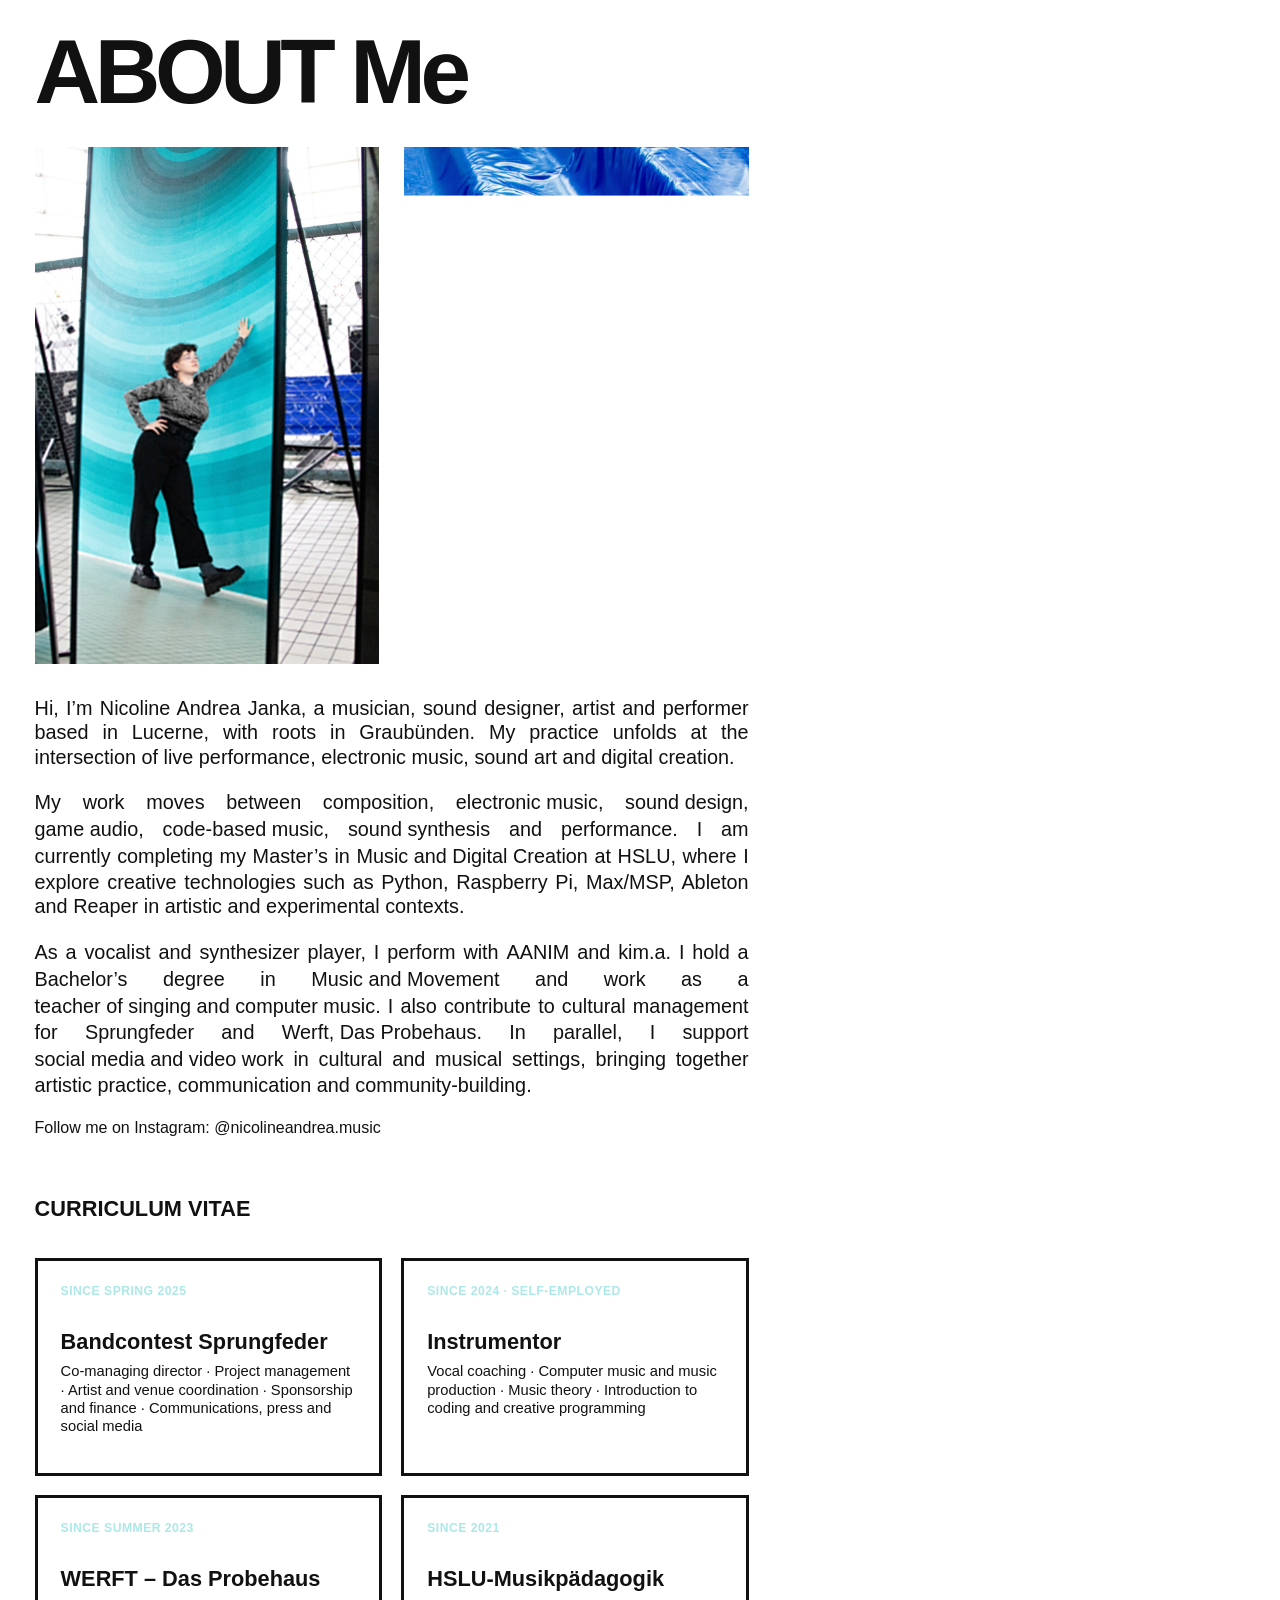
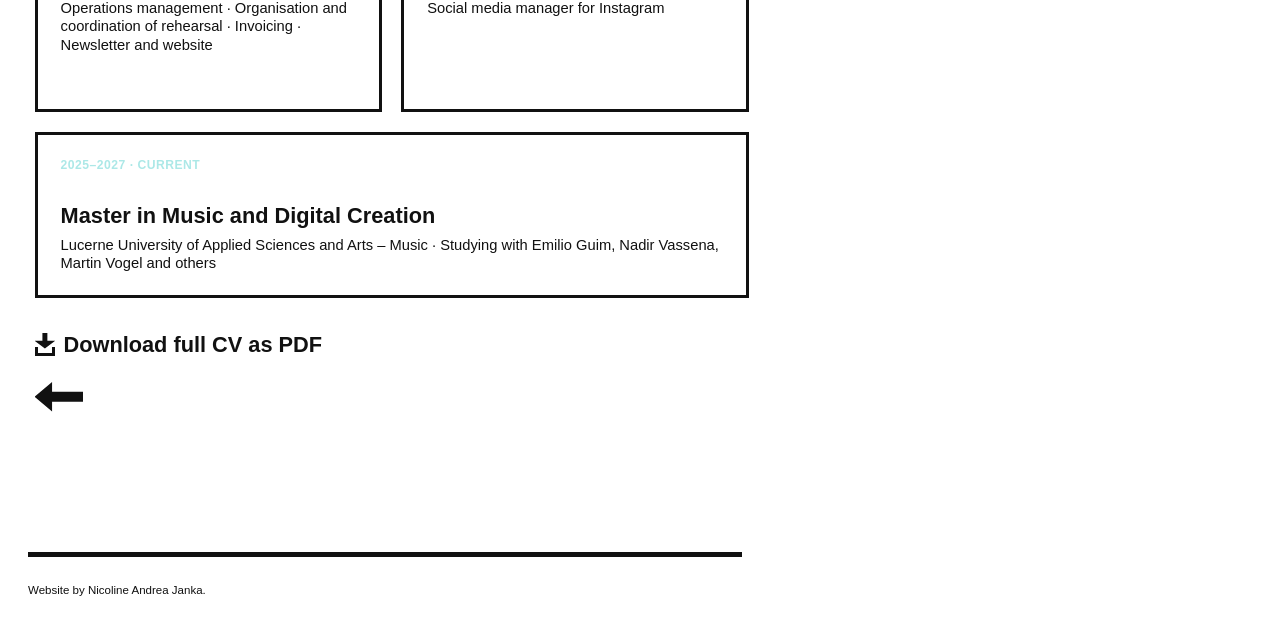
<file: cv.html>
<!DOCTYPE html>
<html lang="en">
<head>
  <meta charset="UTF-8">
  <meta name="viewport" content="width=device-width, initial-scale=1.0">
  <meta http-equiv="refresh" content="0; url=about-me.html#about-cv-title">
  <title>CV — Nicoline Andrea Janka</title>
</head>
<body>
  <p>The current CV is available on the <a href="about-me.html#about-cv-title">About Me page</a>.</p>
</body>
</html>
</file>
<file: archive/codex-original/styles.css>
@charset "UTF-8";

:root{--paper:#f3f0e8;--ink:#262722;--red:#be3c27;--line:#c9c7bf;--dark:#182824;--mist:#d6dfcb;--gutter:clamp(22px,5vw,88px);--serif:Georgia,'Times New Roman',serif;--sans:Arial,Helvetica,sans-serif}
*{box-sizing:border-box}
html{scroll-behavior:smooth;scroll-padding-top:30px}
body{margin:0;background:var(--paper);color:var(--ink);font-family:var(--sans);font-size:16px;-webkit-font-smoothing:antialiased}
body.viewer-open{overflow:hidden}
::selection{background:var(--red);color:var(--paper)}
a{color:inherit;text-decoration:none}
button{font:inherit;color:inherit;cursor:pointer}
button,a{-webkit-tap-highlight-color:transparent}
button{border:0;background:none}
a:focus-visible,button:focus-visible,summary:focus-visible{outline:3px solid var(--red);outline-offset:6px}
.kima a:focus-visible{outline-color:var(--mist)}
img{display:block;max-width:100%;height:auto}
figure,p,h1,h2,h3,h4,dl,dd{margin:0}
em{font-family:var(--serif);font-weight:normal}
.sr-only{position:absolute;width:1px;height:1px;padding:0;margin:-1px;overflow:hidden;clip:rect(0,0,0,0);white-space:nowrap;border:0}
.skip-link{position:fixed;top:12px;left:12px;z-index:100;background:var(--ink);color:white;padding:14px 20px;transform:translateY(-200%)}
.skip-link:focus{transform:translateY(0)}
.eyebrow,.small-label{font-size:11px;line-height:1.5;letter-spacing:.095em;text-transform:uppercase;font-weight:500}
.eyebrow{letter-spacing:.13em}
.site-header{min-height:112px;margin:0 var(--gutter);display:flex;align-items:center;border-bottom:1px solid var(--line);gap:40px}
.wordmark{font-size:14px;font-weight:600;line-height:1.25;letter-spacing:.02em;position:relative;padding-right:22px}
.wordmark-dot{position:absolute;width:9px;height:9px;border-radius:50%;background:var(--red);right:0;bottom:3px}
.header-context{font-size:11px;text-transform:uppercase;letter-spacing:.09em;margin-left:auto}
.site-header nav{display:flex;gap:35px;margin-left:clamp(10px,6vw,110px)}
.site-header nav a{font-size:13px;display:flex;align-items:center;gap:8px;padding:15px 0}
.site-header nav a>span:first-child{font-size:9px;color:var(--red);align-self:flex-start;margin-top:1px}
.site-header nav a:last-child>span{font-size:17px;color:inherit}
.site-header nav a:hover{color:var(--red)}
.menu-toggle{display:none}
.hero{display:grid;grid-template-columns:1fr 1.05fr;margin:0 var(--gutter);padding:34px 0 42px;min-height:655px;gap:34px}
.hero-copy{display:flex;flex-direction:column;padding-top:11px}
.hero-copy>.eyebrow{display:flex;gap:12px;align-items:center}
.tiny-dot{width:6px;height:6px;display:inline-block;border-radius:50%;background:var(--red)}
h1{font-family:var(--serif);font-size:clamp(90px,10.1vw,174px);font-weight:normal;line-height:.82;letter-spacing:-.07em;margin:52px 0 30px;position:relative}
h1 .ampersand{font-size:.68em;font-style:italic;letter-spacing:-.08em}
h1 em{color:var(--red);letter-spacing:-.06em;line-height:1.1}
.hero-intro{font-size:17px;line-height:1.6;letter-spacing:-.02em}
.hero-bottom{display:flex;justify-content:space-between;align-items:flex-end;gap:25px;margin-top:auto;padding-top:37px;padding-right:18px}
.circle-link{border:1px solid var(--red);border-radius:50%;width:57px;height:57px;display:grid;place-items:center;color:var(--red);font-size:29px;transition:background .2s,color .2s,transform .2s}
.circle-link:hover{background:var(--red);color:var(--paper);transform:translateY(3px)}
.hero-photo{position:relative;min-height:570px;background:#111}
.hero-photo>.photo-link{height:100%}
.hero-photo img{width:100%;height:100%;position:absolute;object-fit:cover;object-position:51% center}
.hero-photo:after{content:"";position:absolute;inset:60% 0 0;background:linear-gradient(transparent,#0008);pointer-events:none}
.hero-photo figcaption{position:absolute;bottom:20px;left:24px;right:24px;display:flex;justify-content:space-between;font-size:10px;text-transform:uppercase;letter-spacing:.08em;color:#fff;z-index:1;pointer-events:none}
.photo-link{position:relative;display:block;overflow:hidden}
.photo-link img{transition:transform .7s cubic-bezier(.2,.7,.3,1)}
.photo-link:hover img{transform:scale(1.025)}
.photo-expand{position:absolute;right:15px;top:15px;width:33px;height:33px;display:grid;place-items:center;color:white;background:#18181855;border:1px solid #ffffff70;border-radius:50%;font-size:20px;transition:background .2s}
.photo-link:hover .photo-expand{background:var(--red)}
.project-index{display:grid;grid-template-columns:1fr 1fr;background:var(--red);color:var(--paper);padding:0 var(--gutter);gap:45px}
.project-index a{display:flex;align-items:center;gap:20px;min-height:95px}
.project-index a:nth-child(2){border-left:1px solid #ffffff4a;padding-left:45px}
.index-number{font-size:11px;align-self:flex-start;margin-top:28px}
.project-index a>span:nth-child(2){font-family:var(--serif);font-size:32px;letter-spacing:-.04em}
.index-note{font-size:11px;line-height:1.5;opacity:.85;margin-left:auto}
.project-index a>span:last-child{font-size:30px;transition:transform .2s}
.project-index a:hover>span:last-child{transform:translate(3px,3px)}
.project{padding:85px var(--gutter) 95px}
.section-heading{display:flex;justify-content:space-between;gap:20px;border-top:1px solid currentColor;padding-top:18px}
.aanim .section-heading{color:var(--red)}
.project-title{font-family:var(--serif);font-weight:normal;font-size:clamp(108px,16vw,255px);line-height:1.15;letter-spacing:-.075em;color:var(--red);position:relative;display:flex;align-items:center;justify-content:space-between;padding:15px 0 25px}
.title-asterisk{font-family:var(--sans);font-size:.55em;line-height:1;display:block;padding-right:7px}
.aanim-story{display:grid;grid-template-columns:1fr 1fr;gap:clamp(30px,7.5vw,135px);align-items:start}
.aanim-portrait>.photo-link{max-height:820px}
.aanim-portrait img{width:100%;height:auto}
figcaption{font-size:10px;letter-spacing:.08em;text-transform:uppercase;line-height:1.6}
.aanim-portrait figcaption{padding-top:12px}
.aanim-bio{padding-top:20px}
.aanim-bio h3{font-family:var(--serif);font-weight:normal;font-size:clamp(38px,4.4vw,76px);line-height:1.02;letter-spacing:-.055em;margin-bottom:28px}
.aanim-bio h3 em{color:var(--red)}
.aanim-bio>p{font-size:16px;line-height:1.75;max-width:500px;margin-bottom:18px}
.members{margin-top:36px}
.members h4{margin-bottom:11px;color:var(--red)}
.members dl>div{display:flex;justify-content:space-between;gap:15px;border-bottom:1px solid var(--line);padding:12px 0;font-size:12px;line-height:1.4}
.members dd{text-align:right;color:#5e6058}
.action-row{display:flex;align-items:center;gap:27px;flex-wrap:wrap;margin-top:32px}
.button{display:inline-flex;align-items:center;justify-content:space-between;gap:30px;min-height:50px;padding:14px 21px;font-size:12px;border:1px solid;transition:background .2s,color .2s}
.button-dark{background:var(--ink);color:var(--paper);border-color:var(--ink)}
.button-dark:hover{background:var(--red);border-color:var(--red)}
.button span{font-size:20px;line-height:1}
.text-link{display:inline-flex;gap:13px;align-items:center;min-height:40px;font-size:12px;border-bottom:1px solid currentColor;padding:7px 0;transition:color .2s}
.text-link:hover{color:var(--red)}
.text-link span:last-child{font-size:18px}
.subsection-heading{display:flex;justify-content:space-between;align-items:baseline;gap:20px;border-top:1px solid var(--line);padding:25px 0 34px;margin-top:83px}
.subsection-heading h3{font-family:var(--serif);font-weight:normal;font-size:clamp(38px,4vw,65px);line-height:1.1;letter-spacing:-.045em}
.subsection-heading h3 em{color:var(--red)}
.releases{display:grid;grid-template-columns:1.6fr 1fr;gap:clamp(28px,5vw,80px)}
.double-artwork{display:grid;grid-template-columns:1fr 1fr;gap:12px;min-height:0}
.double-artwork a,.fuormas-artwork>a{position:relative;display:flex;align-items:center;justify-content:center;background:#e7e3da}
.double-artwork a{align-self:start}
.double-artwork img{width:100%;height:auto}
.double-artwork a:nth-child(2){margin-top:48px}
.art-expand{position:absolute;right:12px;bottom:12px;width:27px;height:27px;border-radius:50%;display:grid;place-items:center;background:var(--paper);color:var(--ink);font-size:20px;opacity:0;transition:opacity .2s}
.double-artwork a:hover .art-expand,.fuormas-artwork>a:hover .art-expand,a:focus-visible>.art-expand{opacity:1}
.fuormas-artwork{position:relative;padding:0 30px}
.fuormas-artwork img{width:100%;height:auto}
.artwork-variants{border:0;padding:12px 0 0;margin:0;display:flex;justify-content:center;gap:2px}
.swatch{padding:10px;width:38px;height:38px;display:grid;place-items:center;border-radius:50%;border:1px solid transparent}
.swatch span{width:15px;height:15px;background:var(--swatch);border-radius:50%}
.swatch.is-selected{border-color:var(--ink)}
.swatch:hover{border-color:var(--line)}
.release-meta{display:flex;justify-content:space-between;align-items:baseline;gap:15px;margin-top:24px;border-top:1px solid var(--line);padding-top:18px}
.release-meta h4{font-size:clamp(18px,1.7vw,28px);font-family:var(--serif);font-weight:normal;letter-spacing:-.025em}
.release-meta>.small-label{font-size:9px}
.credit{font-size:10px;letter-spacing:.02em;color:#62635a;margin-top:10px}
.release-links{display:flex;gap:28px;margin-top:13px;flex-wrap:wrap}
.release-links .text-link{border-bottom:0}
.play-small{font-size:10px;color:var(--red)}
.live-heading{margin-top:72px}
.live-feature{position:relative;display:block;height:clamp(350px,44vw,720px);overflow:hidden;color:var(--paper);background:#111}
.live-feature:after{content:"";position:absolute;inset:0;background:linear-gradient(#0005,transparent 35%,#000a)}
.live-feature img{width:100%;height:100%;object-fit:cover;object-position:center 42%;transition:transform .8s}
.live-feature:hover img{transform:scale(1.025)}
.live-feature-top{position:absolute;left:30px;top:25px;z-index:1}
.live-feature-bottom{position:absolute;bottom:30px;left:30px;right:30px;z-index:1;display:flex;align-items:flex-end;justify-content:space-between}
.live-feature-bottom>span:first-child{display:flex;flex-direction:column;gap:9px}
.live-feature-bottom strong{font-family:var(--serif);font-weight:normal;font-size:clamp(28px,4vw,60px);letter-spacing:-.04em}
.large-arrow{font-size:50px}
.play-circle{position:absolute;top:50%;left:50%;transform:translate(-50%,-50%);z-index:1;border:1px solid #ffffff99;border-radius:50%;width:80px;height:80px;display:grid;place-items:center;padding-left:4px;font-size:21px;backdrop-filter:blur(5px);background:#ffffff0b;transition:background .2s,color .2s}
.live-feature:hover .play-circle{background:var(--paper);color:var(--ink)}
.photo-strip{display:grid;grid-template-columns:1fr 1fr .7fr;gap:20px;margin-top:20px}
.photo-strip .photo-link{aspect-ratio:1.25}
.photo-strip img{width:100%;height:100%;object-fit:cover}
.photo-strip-note{padding:18px 0 0 20px;display:flex;flex-direction:column;align-items:flex-start}
.photo-strip-note>.eyebrow{color:var(--red);font-size:9px}
.photo-strip-note p{font-family:var(--serif);font-size:clamp(24px,2.5vw,41px);line-height:1.12;letter-spacing:-.04em;margin:16px 0 12px}
.photo-strip-note .text-link{font-size:11px;margin-top:auto}
.kima{background:var(--dark);color:var(--mist);padding-top:55px;padding-bottom:95px}
.kima .section-heading{border-top-color:#d6dfcb66}
.kima-story{display:grid;grid-template-columns:1.15fr 1fr;gap:clamp(45px,9vw,150px);padding-top:40px;align-items:start}
.kima h2{font-family:var(--serif);font-style:italic;font-weight:normal;font-size:clamp(130px,17vw,260px);letter-spacing:-.07em;line-height:.95;margin-left:-.055em;margin-bottom:32px}
.kima-lead{font-family:var(--serif);font-size:clamp(33px,3.7vw,61px);line-height:1.08;letter-spacing:-.035em}
.kima-copy>p:not(.kima-lead){font-size:16px;line-height:1.8;max-width:430px;margin-top:24px;color:#c2cabb}
.kima-process{border-top:1px solid #d6dfcb4a;margin-top:39px;padding-top:20px;max-width:465px}
.kima-process .eyebrow{font-size:9px}
.kima-process p{font-size:14px;line-height:1.8;margin:17px 0 26px;color:#c2cabb}
.button-light{border-color:#d6dfcb88;background:transparent;color:var(--mist)}
.button-light:hover{background:var(--mist);color:var(--dark)}
.kima-photo{margin-top:35px}
.kima-photo img{width:100%;height:auto}
.kima-photo figcaption{display:flex;justify-content:space-between;gap:10px;padding-top:13px;font-size:9px}
.kima .subsection-heading{border-color:#d6dfcb66;margin-top:80px;padding-bottom:35px}
.kima .subsection-heading h3 em{color:var(--mist)}
.performance-row{display:grid;grid-template-columns:45px 1fr auto 55px 30px;align-items:center;gap:25px;padding:26px 0;border-top:1px solid #d6dfcb4a;transition:padding .25s,background .25s}
.performance-row:last-child{border-bottom:1px solid #d6dfcb4a}
.track-number{font-size:11px;opacity:.7}
.performance-name{font-family:var(--serif);font-size:clamp(30px,3.5vw,55px);letter-spacing:-.025em;display:flex;align-items:center;gap:35px}
.performance-name>span{font-family:var(--sans);font-size:10px;letter-spacing:.07em;text-transform:uppercase;opacity:.75}
.performance-action{font-size:10px;letter-spacing:.07em;text-transform:uppercase}
.outline-play{width:46px;height:46px;border:1px solid #d6dfcb66;border-radius:50%;display:grid;place-items:center;font-size:12px;padding-left:2px;transition:background .25s,color .25s}
.row-arrow{font-size:29px}
.performance-row:hover{padding-left:15px;padding-right:15px;background:#d6dfcb07}
.performance-row:hover .outline-play{background:var(--mist);color:var(--dark)}
.press{padding:80px var(--gutter) 90px;display:grid;grid-template-columns:1.3fr 1fr;gap:60px;background:#e9e6dc}
.press-intro>.eyebrow{color:var(--red)}
.press h2{font-family:var(--serif);font-weight:normal;font-size:clamp(37px,4.2vw,68px);letter-spacing:-.05em;line-height:1.1;margin-top:20px}
.press h2 em{color:var(--red)}
.press-intro>p:last-child{font-size:13px;line-height:1.6;margin-top:22px}
.press-links{padding-top:10px}
.press-links a{display:grid;grid-template-columns:1fr auto;align-items:center;gap:15px;border-top:1px solid #b6b6ac;padding:20px 0 23px}
.press-links a:last-child{border-bottom:1px solid #b6b6ac}
.press-links .eyebrow{grid-column:1;grid-row:1;font-size:10px;color:var(--red)}
.press-links a>span:nth-child(2){grid-column:1;grid-row:2;font-family:var(--serif);font-size:27px;letter-spacing:-.025em}
.press-links a>span:last-child{grid-column:2;grid-row:1/3;font-size:38px;transition:transform .2s}
.press-links a:hover>span:last-child{transform:translate(4px,-4px)}
.site-footer{margin:0 var(--gutter);padding:34px 0 20px;display:grid;grid-template-columns:1fr 1fr auto;align-items:center;gap:20px}
.footer-name{font-family:var(--serif);font-size:23px;letter-spacing:-.03em}
.site-footer>span{font-size:10px;text-transform:uppercase;letter-spacing:.05em;text-align:center}
.site-footer .text-link{font-size:10px;border:0}
.footer-credits{grid-column:1/-1;font-size:9px;line-height:1.7;color:#66675d;border-top:1px solid var(--line);padding-top:16px;margin-top:10px}
.image-viewer{width:100vw;max-width:100vw;height:100dvh;max-height:100dvh;margin:0;padding:20px 30px;border:0;color:var(--paper);background:#141b18;overflow:hidden}
.image-viewer::backdrop{background:#141b18}
.image-viewer[open]{display:flex;flex-direction:column}
.viewer-toolbar{display:flex;align-items:center;gap:20px;flex:none;min-height:45px;font-size:11px;letter-spacing:.06em;text-transform:uppercase}
#viewer-count{margin-left:auto;opacity:.65}
.viewer-close{display:flex;align-items:center;gap:15px;font-size:11px;min-height:44px;padding:0 0 0 10px}
.viewer-close span{font-size:31px;font-weight:normal}
.viewer-stage{position:relative;display:flex;align-items:center;justify-content:center;flex:1;min-height:0;padding:15px 65px}
.viewer-stage>img{max-height:100%;max-width:100%;width:auto;height:auto;object-fit:contain}
.viewer-prev,.viewer-next{position:absolute;top:50%;transform:translateY(-50%);width:45px;height:45px;border:1px solid #ffffff55;border-radius:50%;font-size:23px}
.viewer-prev{left:0}.viewer-next{right:0}
.viewer-next:hover,.viewer-prev:hover{background:var(--paper);color:var(--dark)}
.viewer-caption{display:flex;align-items:center;justify-content:space-between;gap:25px;min-height:45px;font-size:11px;line-height:1.6;flex:none}
.viewer-caption a{white-space:nowrap;border-bottom:1px solid #ffffff66;padding:7px 0}
.image-viewer button:focus-visible,.image-viewer a:focus-visible{outline-color:var(--mist)}

@media(min-width:1600px){.site-header,.hero,.site-footer{max-width:1600px;margin-left:auto;margin-right:auto}.project,.press{padding-left:max(var(--gutter),calc((100vw - 1600px)/2));padding-right:max(var(--gutter),calc((100vw - 1600px)/2))}.project-index{padding-left:max(var(--gutter),calc((100vw - 1600px)/2));padding-right:max(var(--gutter),calc((100vw - 1600px)/2))}}
@media(max-width:1100px){.header-context{display:none}.site-header nav{margin-left:auto}.hero{min-height:580px;gap:25px}.hero-photo{min-height:510px}.aanim-story{gap:40px}.aanim-bio{padding-top:0}.members{margin-top:24px}.members dl>div{font-size:11px;padding:10px 0}.aanim-bio>p{font-size:14px}.action-row{gap:20px;margin-top:25px}.button{gap:18px}.kima-story{gap:55px}.kima-copy>p:not(.kima-lead){font-size:14px}.kima-process{margin-top:25px}.kima-process p{font-size:13px}.kima-process .eyebrow{line-height:1.7}.performance-row{gap:15px}.performance-name{gap:20px}.performance-action{font-size:9px}.photo-strip-note{padding-top:8px}.project-index{gap:25px}.project-index a:nth-child(2){padding-left:25px}.index-note{font-size:9px}}
@media(max-width:760px){:root{--gutter:24px}.site-header{min-height:90px}.site-header nav{gap:20px}.site-header nav a{font-size:12px}.wordmark{font-size:12px}.hero{grid-template-columns:1fr 1fr;min-height:500px;padding-top:25px;gap:20px}.hero-photo{min-height:435px}.hero-copy{padding-top:4px}h1{font-size:clamp(76px,12vw,100px);margin-top:47px;margin-bottom:24px}.hero .eyebrow{font-size:8px;letter-spacing:.08em;gap:7px}.hero-intro{font-size:14px}.hero-bottom .small-label{font-size:8px}.circle-link{width:43px;height:43px;font-size:22px;flex-shrink:0}.hero-bottom{padding-right:0;gap:10px}.hero-photo figcaption{left:15px;right:15px;bottom:16px;font-size:8px}.hero-photo figcaption>span:last-child{display:none}.project-index a{gap:12px;min-height:82px}.project-index a>span:nth-child(2){font-size:27px}.index-note{display:none}.project-index a>span:last-child{margin-left:auto;font-size:26px}.index-number{margin-top:22px}.project{padding-top:60px;padding-bottom:60px}.project-title{font-size:18vw;padding-top:20px}.aanim-story{gap:28px;grid-template-columns:.85fr 1fr}.aanim-bio h3{font-size:36px;margin-bottom:20px}.aanim-bio>p{font-size:13px;line-height:1.65}.members dl>div{display:block;font-size:11px}.members dd{text-align:left;padding-top:3px;font-size:10px}.action-row{gap:10px}.button{font-size:11px;padding:12px 15px;min-height:46px}.subsection-heading{margin-top:60px}.subsection-heading>.eyebrow{font-size:9px}.releases{gap:27px;grid-template-columns:1.4fr 1fr}.double-artwork{gap:7px}.double-artwork a:nth-child(2){margin-top:24px}.fuormas-artwork{padding:0 5px}.release-meta{display:block;margin-top:17px;padding-top:14px}.release-meta>.small-label{display:none}.release-meta h4{font-size:19px}.credit{font-size:9px;line-height:1.6}.release-links{gap:15px;margin-top:8px}.release-links .text-link{font-size:11px;gap:8px}.swatch{width:31px;height:31px;padding:7px}.swatch span{width:13px;height:13px}.artwork-variants{padding-top:10px}.live-feature{height:370px}.live-feature-top{left:20px;top:20px;font-size:9px}.live-feature-bottom{left:20px;right:20px;bottom:22px}.live-feature-bottom .eyebrow{font-size:9px}.play-circle{width:62px;height:62px;font-size:17px}.large-arrow{font-size:35px}.photo-strip{grid-template-columns:1fr 1fr;gap:14px;margin-top:14px}.photo-strip-note{grid-column:1/-1;padding:10px 0 0;flex-direction:row;justify-content:space-between;align-items:center;gap:20px}.photo-strip-note p{font-size:25px;margin:0}.photo-strip-note .text-link{margin:0}.photo-strip-note>.eyebrow{display:none}.kima-story{gap:28px;grid-template-columns:1.1fr 1fr;padding-top:30px}.kima h2{font-size:18vw;margin-bottom:25px}.kima-lead{font-size:33px}.kima-copy>p:not(.kima-lead){font-size:13px;line-height:1.7}.kima-process p{font-size:12px}.kima-photo{margin-top:15px}.kima-photo figcaption{font-size:8px;display:block}.kima-photo figcaption>span{display:block}.kima .subsection-heading{margin-top:55px}.performance-row{grid-template-columns:25px 1fr 44px 20px;gap:15px;padding:24px 0}.performance-action{display:none}.performance-name{display:block;font-size:35px}.performance-name>span{display:block;font-size:9px;margin-top:8px}.outline-play{width:40px;height:40px;font-size:10px}.press{gap:35px;padding-top:55px;padding-bottom:55px;grid-template-columns:1.1fr 1fr}.press h2{font-size:40px}.press h2 em{display:block}.press-intro>p:last-child{font-size:12px}.press-links a>span:nth-child(2){font-size:24px}.press-links a>span:last-child{font-size:30px}.site-footer{grid-template-columns:1fr auto;gap:15px}.footer-name{font-size:22px}.site-footer>span{grid-row:2;grid-column:1;text-align:left;font-size:9px}.site-footer>.text-link{grid-column:2;grid-row:1/3}.footer-credits{font-size:8px;margin-top:5px}}
@media(max-width:540px){:root{--gutter:21px}.site-header{min-height:82px;position:relative;z-index:5}.menu-toggle{display:flex;margin-left:auto;gap:18px;align-items:center;font-size:12px;min-height:44px;padding:8px 0 8px 15px}.menu-toggle span{font-size:24px;font-weight:normal;line-height:1}.site-header nav{display:none;position:absolute;top:81px;left:calc(-1 * var(--gutter));right:calc(-1 * var(--gutter));background:var(--paper);padding:15px var(--gutter) 25px;border-bottom:1px solid var(--line);margin:0;box-shadow:0 15px 20px #0000000a;gap:0}.site-header nav.is-open{display:flex;flex-direction:column}.site-header nav a{font-size:22px;border-bottom:1px solid var(--line);padding:16px 0;gap:14px}.site-header nav a>span:first-child{margin-top:4px}.site-header nav a:last-child{border:0}.hero{grid-template-columns:1fr;gap:30px;padding-top:26px;padding-bottom:25px}.hero-copy{position:relative}.hero .eyebrow{font-size:9px}h1{font-size:clamp(98px,24vw,132px);line-height:.82;margin-top:37px;margin-bottom:20px;width:85%}.hero-intro{font-size:14px;line-height:1.6}.hero-bottom{position:absolute;right:2px;bottom:2px;display:block;padding:0}.hero-bottom>.small-label{display:none}.circle-link{width:49px;height:49px;font-size:24px}.hero-photo{min-height:0;aspect-ratio:1.08}.hero-photo figcaption{font-size:8px;left:16px}.hero-photo img{object-position:50% 47%}.photo-expand{width:29px;height:29px;font-size:18px;top:12px;right:12px}.project-index{gap:20px}.project-index a{gap:11px;min-height:76px}.project-index a:nth-child(2){padding-left:20px}.project-index a>span:nth-child(2){font-size:26px}.index-number{font-size:9px;margin-top:23px}.project-index a>span:last-child{font-size:23px}.project{padding-top:47px;padding-bottom:50px}.section-heading{padding-top:14px}.section-heading>.eyebrow{font-size:8px;letter-spacing:.09em}.project-title{font-size:22vw;padding:17px 0 27px}.title-asterisk{font-size:.45em}.aanim-story{grid-template-columns:1fr;gap:30px}.aanim-portrait{width:100%}.aanim-portrait>.photo-link{max-height:none}.aanim-portrait img{width:100%;height:auto}.aanim-portrait figcaption{font-size:9px;padding-top:10px}.aanim-bio h3{font-size:46px;line-height:1.02;margin-bottom:22px}.aanim-bio>p{font-size:14px;line-height:1.75;max-width:none}.members{margin-top:30px}.members h4{font-size:10px}.members dl>div{display:flex;gap:15px;padding:12px 0;font-size:11px}.members dd{text-align:right;font-size:10px;padding:0}.action-row{gap:25px;margin-top:25px}.button{font-size:11px;min-height:48px;padding:12px 17px;gap:26px}.subsection-heading{margin-top:48px;padding-top:22px;padding-bottom:25px;align-items:baseline}.subsection-heading h3{font-size:37px}.subsection-heading>.eyebrow{font-size:8px;letter-spacing:.07em}.releases{grid-template-columns:1fr;gap:40px}.double-artwork{gap:10px}.double-artwork a:nth-child(2){margin-top:28px}.release-meta{display:flex;margin-top:20px;padding-top:15px}.release-meta>.small-label{display:block;font-size:8px}.release-meta h4{font-size:24px}.credit{font-size:10px}.release-links{gap:28px}.release-links .text-link{font-size:12px}.fuormas-artwork{padding:0 30px;max-width:370px;margin:0 auto}.artwork-variants{gap:5px;padding-top:14px}.swatch{width:36px;height:36px}.swatch span{width:15px;height:15px}.art-expand{opacity:1;width:24px;height:24px;font-size:18px;bottom:10px;right:10px}.live-heading{margin-top:48px}.live-feature{height:350px}.live-feature img{object-position:48% center}.live-feature-top{font-size:8px;top:18px;left:18px}.live-feature-bottom{bottom:19px;left:18px;right:18px}.live-feature-bottom strong{font-size:30px}.live-feature-bottom .eyebrow{font-size:8px}.large-arrow{font-size:32px}.photo-strip{gap:11px;margin-top:11px}.photo-strip .photo-link{aspect-ratio:1}.photo-strip-note{padding-top:8px;gap:10px}.photo-strip-note p{font-size:24px}.photo-strip-note .text-link{font-size:10px;gap:10px}.kima{padding-top:35px}.kima-story{grid-template-columns:1fr;gap:30px;padding-top:28px}.kima h2{font-size:37vw;margin-bottom:24px;line-height:1}.kima-lead{font-size:39px;line-height:1.1}.kima-copy>p:not(.kima-lead){font-size:14px;line-height:1.75;margin-top:24px}.kima-process{margin-top:30px;padding-top:19px}.kima-process .eyebrow{font-size:8px}.kima-process p{font-size:13px;margin-bottom:24px;line-height:1.8}.kima-photo{margin-top:7px;width:100%;max-width:440px}.kima-photo figcaption{display:flex;font-size:8px;padding-top:10px}.kima .subsection-heading{margin-top:46px}.kima .subsection-heading h3{font-size:35px}.performance-row{grid-template-columns:23px 1fr 39px 20px;gap:12px;padding:22px 0}.performance-name{font-size:34px}.performance-name>span{font-size:8px}.track-number{font-size:9px}.outline-play{width:37px;height:37px}.row-arrow{font-size:25px}.performance-row:hover{padding-left:6px;padding-right:6px}.press{padding-top:45px;padding-bottom:46px;grid-template-columns:1fr;gap:28px}.press h2{font-size:43px;margin-top:15px}.press h2 em{display:inline}.press-intro>.eyebrow{font-size:9px}.press-intro>p:last-child{font-size:12px;margin-top:18px}.press-links{padding:0}.press-links a{padding:17px 0 20px;gap:10px}.press-links a>span:nth-child(2){font-size:27px}.press-links .eyebrow{font-size:9px}.site-footer{padding-top:29px;column-gap:10px;row-gap:10px}.footer-name{font-size:21px}.site-footer>span{font-size:8px}.site-footer>.text-link{font-size:9px;gap:9px}.footer-credits{font-size:8px;padding-top:14px}.image-viewer{padding:12px 15px}.viewer-toolbar{font-size:8px;gap:10px}.viewer-close{font-size:9px;gap:9px}.viewer-close span{font-size:27px}.viewer-stage{padding:15px 0 62px}.viewer-prev,.viewer-next{top:auto;bottom:0;transform:none;width:42px;height:42px}.viewer-prev{left:calc(50% - 52px)}.viewer-next{right:calc(50% - 52px)}.viewer-caption{font-size:9px;gap:15px;padding-top:15px;min-height:65px}}
@media(prefers-reduced-motion:reduce){html{scroll-behavior:auto}*,*:before,*:after{transition:none!important;animation:none!important}}
@media print{.site-header nav,.menu-toggle,.photo-expand,.art-expand,.circle-link,.artwork-variants,.image-viewer,.skip-link{display:none!important}.project,.press{padding:30px 0}.hero,.site-header,.site-footer{margin:0}.hero{min-height:0}.hero-photo{min-height:400px}a[href^="http"]:after{content:" (" attr(href) ")";font-size:8px;overflow-wrap:anywhere}.kima,.project-index{print-color-adjust:exact;-webkit-print-color-adjust:exact}.live-feature{height:300px}.project{break-before:page}.kima-story,.aanim-story{gap:25px}.photo-strip{display:none}}
</file>
<file: assets/css/styles.css>
* {
  box-sizing: border-box;
}

:root {
  --site-content-width: min(100%, calc(clamp(46px, 7.1vw, 112px) * 7.38));
  --link-hover-color: #ace8e7;
}

a[href] {
  text-decoration: none;
}

body {
  margin: 0;
  min-height: 100vh;
  background: #ffffff;
  color: #111111;
  font-family: Arial, Helvetica, sans-serif;
}

.site-footer {
  padding: clamp(44px, 6vw, 84px) 28px 28px;
}

.site-footer-content {
  width: var(--site-content-width);
  padding-top: clamp(16px, 2vw, 26px);
  border-top: 5px solid #111111;
}

.site-footer p {
  max-width: 900px;
  margin: 0;
  font-size: clamp(11px, 0.9vw, 14px);
  font-weight: 400;
  line-height: 1.25;
}

header {
  position: relative;
  padding: clamp(20px, 2.2vw, 28px);
}

h1 {
  width: fit-content;
  max-width: 100%;
  margin: 0;
  font-size: clamp(56px, 10.8vw, 150px);
  font-weight: 900;
  line-height: 0.74;
  letter-spacing: -0.06em;
}

h1 > .word {
  display: block;
  white-space: nowrap;
}

.letter {
  display: inline-block;
  transition: opacity 100ms ease;
}

.letter:hover {
  opacity: 0;
}

.title-word {
  display: inline-block;
  white-space: nowrap;
}

.about-me-trigger {
  appearance: none;
  display: inline-block;
  margin: 0;
  padding: 0;
  border: 0;
  background: transparent;
  color: inherit;
  font: inherit;
  line-height: inherit;
  letter-spacing: inherit;
  text-align: inherit;
  vertical-align: baseline;
  cursor: pointer;
  transition: color 100ms ease;
}

.about-me-trigger:hover,
.about-me-trigger:focus-visible,
.about-me-trigger.is-discovered {
  color: var(--about-accent);
}

.about-me-trigger .letter:hover {
  opacity: 1;
}

.about-me-trigger:focus-visible {
  outline: 0;
}

.mic-control {
  width: 100%;
  margin-top: clamp(22px, 2.5vw, 36px);
  display: flex;
  flex-direction: column;
  align-items: stretch;
  gap: 10px;
}

.mic-toggle {
  align-self: flex-start;
  padding: 0;
  border: 0;
  background: transparent;
  color: #111111;
  font: inherit;
  font-size: clamp(18px, 1.7vw, 24px);
  font-weight: 900;
  cursor: pointer;
}

.mic-toggle:disabled {
  cursor: wait;
  opacity: 0.45;
}

.mic-meter {
  position: relative;
  height: clamp(68px, 7.5vw, 102px);
  overflow: hidden;
}

.mic-wave {
  position: absolute;
  inset: 0;
  display: block;
  width: 100%;
  height: 100%;
}

.landing-strip {
  display: flex;
  margin-top: clamp(16px, 2vw, 30px);
  width: var(--site-content-width);
  background: transparent;
}

.landing-strip-image {
  display: block;
  width: 25%;
  min-width: 0;
  aspect-ratio: 2 / 3;
  height: auto;
  object-fit: cover;
  object-position: center;
}

.landing-strip-image-a:hover {
  object-position: 64% center;
  filter: contrast(1.03);
}

.landing-strip-image-b:hover {
  filter: contrast(1.03);
}

.landing-strip-image-c:hover {
  transform: scaleX(-1);
}

.main-nav {
  padding: 28px 28px 40px;
  display: flex;
  flex-direction: column;
  justify-content: flex-start;
  gap: clamp(12px, 1.65vw, 23px);
}

.main-nav a {
  display: block;
  color: #111111;
  font-size: clamp(34px, 5vw, 76px);
  font-weight: 900;
  line-height: 0.88;
  letter-spacing: -0.055em;
  text-decoration: none;
  transition: opacity 120ms ease;
}

.main-nav a:hover {
  opacity: 0;
}

.main-nav a.about-returned {
  color: #ace8e7;
}

.main-nav a.music-returned {
  color: #0000ff;
}

.main-nav a.audiovisual-returned {
  color: #e45de3;
}

.main-nav a.sound-code-returned {
  color: #9673b5;
}

.main-nav a.contact-returned {
  color: #b8d4d3;
}

.subpage {
  flex: 1 0 auto;
  min-height: 0;
  padding: 28px 28px clamp(44px, 5vw, 68px);
}

.subpage-back {
  position: static;
  display: block;
  width: clamp(36px, 3.8vw, 55px);
  height: clamp(22px, 2.3vw, 34px);
  margin-top: clamp(18px, 1.7vw, 27px);
  color: #111111;
  font-size: 0;
  text-decoration: none;
  transition: color 100ms ease;
}

.subpage-back:hover,
.subpage-back:focus-visible {
  color: var(--page-accent, #0000ff);
}

.subpage-back:focus-visible {
  outline: 2px solid currentColor;
  outline-offset: 4px;
}

.subpage-back::before {
  content: "";
  display: block;
  width: 100%;
  height: 100%;
  background: currentColor;
  clip-path: polygon(
    0 50%,
    36% 0,
    36% 33%,
    100% 33%,
    100% 67%,
    36% 67%,
    36% 100%
  );
}

.subpage h1 {
  max-width: 1400px;
  font-size: clamp(46px, 7.1vw, 112px);
  line-height: 0.82;
  text-transform: uppercase;
}

.band-section-title {
  width: fit-content;
  max-width: 100%;
  margin: clamp(44px, 5vw, 68px) 0 0;
  font-size: clamp(46px, 7.1vw, 112px);
  font-weight: 900;
  line-height: 0.82;
  letter-spacing: -0.06em;
}

.about-copy,
.subpage-copy {
  max-width: 1050px;
  margin-top: clamp(20px, 2.5vw, 34px);
  padding-bottom: clamp(150px, 16vw, 220px);
  font-size: clamp(18px, 1.55vw, 24px);
  line-height: 1.24;
}

.about-copy p,
.subpage-copy p {
  margin: 0 0 1em;
  text-align: justify;
  text-align-last: left;
  text-justify: inter-word;
}

.band-gallery {
  position: relative;
  display: grid;
  gap: clamp(16px, 2.1vw, 30px);
  margin-top: clamp(20px, 2.5vw, 34px);
  margin-bottom: clamp(24px, 2.5vw, 37px);
}

.aanim-section {
  position: relative;
  isolation: isolate;
}

.aanim-side-label {
  position: absolute;
  top: 0;
  left: calc(min(100%, 1050px) - clamp(32px, 4.5vw, 74px));
  z-index: 3;
  width: clamp(52px, 7.5vw, 118px);
  height: 100%;
  overflow: hidden;
  color: #ffffff;
  font-size: clamp(52px, 6.5vw, 105px);
  font-weight: 900;
  line-height: 0.78;
  letter-spacing: 0;
  mix-blend-mode: difference;
  opacity: 0.78;
  pointer-events: none;
  user-select: none;
}

.aanim-side-label span {
  position: absolute;
  top: 0;
  left: 0;
  display: block;
  width: max-content;
  white-space: nowrap;
  transform: rotate(90deg);
  transform-origin: left top;
}

.band-feature {
  display: grid;
  gap: 10px;
}

.band-portrait {
  position: relative;
}

.member-credit-line {
  position: absolute;
  left: 0;
  bottom: calc(100% + clamp(2px, 0.3vw, 4px));
  z-index: 4;
  min-height: 0;
  margin: 0;
  color: #111111;
  font-size: clamp(18px, 1.7vw, 24px);
  font-weight: 900;
  line-height: 1;
  pointer-events: none;
}

.band-photo-frame {
  position: relative;
  aspect-ratio: 3 / 2;
  overflow: hidden;
}

.band-image {
  display: block;
  width: 100%;
  height: auto;
}

.band-photo-frame .band-image {
  position: absolute;
  inset: 0;
  height: 100%;
  object-fit: cover;
}

.member-hotspot {
  position: absolute;
  z-index: 2;
  padding: 0;
  border: 0;
  background: transparent;
  cursor: help;
}

.member-hotspot:focus-visible {
  outline: 1px dotted rgba(255, 255, 255, 0.85);
  outline-offset: 3px;
}

.member-hotspot.nuria {
  left: 13%;
  top: 62%;
  width: 46%;
  height: 34%;
}

.member-hotspot.lucas {
  left: 58%;
  top: 40%;
  width: 39%;
  height: 32%;
}

.member-hotspot.nils {
  left: 4%;
  top: 24%;
  width: 15%;
  height: 46%;
}

.member-hotspot.nicoline {
  left: 25%;
  top: 0;
  width: 22%;
  height: 38%;
}

.member-hotspot.julia {
  left: 72%;
  top: 0;
  width: 28%;
  height: 28%;
}


.video-link {
  width: 100%;
  margin-top: clamp(26px, 3.4vw, 48px);
  aspect-ratio: 16 / 9;
}

.video-link {
  position: relative;
  display: block;
  overflow: hidden;
  color: #ffffff;
  text-decoration: none;
}

.video-image {
  display: block;
  width: 100%;
  height: 100%;
  object-fit: cover;
}

.video-play {
  position: absolute;
  left: 50%;
  top: 50%;
  display: block;
  width: clamp(46px, 5.8vw, 78px);
  aspect-ratio: 1;
  border: clamp(3px, 0.45vw, 6px) solid currentColor;
  border-radius: 50%;
  transform: translate(-50%, -50%);
  transition: color 100ms ease, transform 100ms ease;
}

.video-play::before {
  content: "";
  position: absolute;
  left: 39%;
  top: 28%;
  width: 36%;
  height: 44%;
  background: currentColor;
  clip-path: polygon(0 0, 0 100%, 100% 50%);
}

.video-link:hover .video-play,
.video-link:focus-visible .video-play {
  color: #111111;
  transform: translate(-50%, -50%) scale(1.04);
}

.video-link:focus-visible {
  outline: 1px dotted currentColor;
  outline-offset: 3px;
}

.project-video-preview {
  margin-top: clamp(12px, 2vw, 24px);
}

.project-native-video {
  display: block;
  width: 100%;
  height: auto;
  background: #111111;
}

.project-section {
  position: relative;
  --project-frame-offset: clamp(8px, 1.2vw, 14px);
  width: min(100%, 1050px);
  margin-top: clamp(26px, 3.4vw, 48px);
}

.film-project-section {
  width: min(100%, 880px);
}

.performance-project-section {
  width: min(100%, 880px);
}

.installation-project-section {
  width: min(100%, 880px);
}

.project-section + .project-section {
  margin-top: clamp(70px, 7vw, 100px);
}

.work-group + .work-group {
  margin-top: clamp(110px, 10vw, 140px);
}

.work-group-title {
  position: relative;
  margin: 0;
  font-size: clamp(46px, 7.1vw, 112px);
  font-weight: 900;
  line-height: 0.82;
  letter-spacing: 0;
  text-transform: uppercase;
  width: fit-content;
  max-width: 100%;
  padding-bottom: clamp(10px, 1.5vw, 24px);
  transform-origin: left center;
  transition: transform 180ms ease, letter-spacing 180ms ease;
}

.work-title-letter {
  display: inline-block;
  transform: translate(0, 0) rotate(0);
  transform-origin: center bottom;
  transition: transform 140ms steps(2, end), opacity 140ms ease, text-shadow 140ms ease;
}

.effect-stretch:hover {
  letter-spacing: var(--title-stretch-spacing, 0);
}

.game-project-section {
  width: min(100%, 880px);
}

.sound-games-page .project-section {
  width: var(--site-content-width);
}

.acousmonium-gallery {
  display: grid;
  grid-template-columns: repeat(2, minmax(0, 1fr));
  gap: clamp(12px, 2vw, 24px);
  margin-top: clamp(18px, 2.4vw, 32px);
}

.acousmonium-gallery figure {
  margin: 0;
  overflow: hidden;
}

.acousmonium-gallery img {
  display: block;
  width: 100%;
  height: auto;
}

@media (max-width: 680px) {
  .acousmonium-gallery {
    grid-template-columns: 1fr;
  }
}

.digital-playground {
  --playground-padding: clamp(18px, 2vw, 28px);
  position: relative;
  min-height: clamp(280px, 42vw, 520px);
  margin-top: clamp(12px, 1.5vw, 20px);
  padding: var(--playground-padding);
  border: 5px solid #111111;
  overflow: hidden;
}

.digital-playground-grid {
  display: grid;
  grid-template-columns: repeat(2, minmax(0, 1fr));
  gap: clamp(14px, 2vw, 28px);
  margin-top: clamp(12px, 1.5vw, 20px);
}

.koch-playground {
  display: flex;
  flex-direction: column;
  gap: 12px;
}

.trig-playground {
  display: flex;
  flex-direction: column;
  gap: 10px;
}

.digital-playground-grid .playground-title {
  font-size: clamp(17px, 1.7vw, 24px);
  font-weight: 900;
  line-height: 1.1;
}

.trig-circle {
  width: 100%;
  height: 0;
  min-height: 0;
  flex: 1 1 0;
  overflow: visible;
}

.trig-circle path,
.trig-outline {
  fill: none;
  stroke: var(--page-accent);
  stroke-width: 2;
  vector-effect: non-scaling-stroke;
}

.trig-circle .trig-axes { stroke: #bbbbbb; stroke-width: 1; }
.trig-circle .trig-radius { stroke: #111111; stroke-width: 1.5; }
.trig-circle .trig-cosine { stroke-width: 4; }
.trig-circle .trig-sine { stroke-width: 4; stroke-dasharray: 5 3; }
.trig-point { fill: var(--page-accent); }
.trig-circle text { font-size: 0.14px; fill: #111111; }
#trig-values { font-size: clamp(11px, 1.1vw, 15px); font-variant-numeric: tabular-nums; }
#trig-angle { width: 100%; min-height: 32px; margin: 0; accent-color: var(--page-accent); }

.trig-wave {
  display: block;
  width: 100%;
  height: clamp(68px, 8vw, 110px);
  flex-shrink: 0;
}

.trig-wave path {
  fill: none;
  stroke: var(--page-accent);
  stroke-width: 2;
  vector-effect: non-scaling-stroke;
}

.trig-wave .trig-wave-axes { stroke: #bbbbbb; stroke-width: 1; }
.trig-wave .trig-cosine-wave { stroke-dasharray: 5 3; opacity: 0.65; }
.trig-wave .trig-wave-cursor { stroke: #111111; stroke-width: 1; stroke-dasharray: 2 3; }
.trig-wave circle { fill: var(--page-accent); }
.trig-wave .trig-wave-cosine-point { fill: #ffffff; stroke: var(--page-accent); stroke-width: 2; }
.trig-wave text { font-size: 11px; fill: #111111; }

.trig-angle-controls {
  display: flex;
  justify-content: space-between;
}

.trig-angle-controls button {
  border: 0;
  padding: 4px 8px;
  background: transparent;
  color: var(--page-accent);
  font: inherit;
  font-size: 13px;
  font-weight: 900;
  cursor: pointer;
}

.digital-playground-grid > .digital-playground.trig-playground {
  display: grid;
  grid-template-columns: minmax(0, 1fr) minmax(0, 1fr);
  grid-template-rows: auto minmax(0, 1fr) auto auto;
  aspect-ratio: 1;
  min-height: 0;
  gap: 10px;
}

.trig-playground .playground-title,
.trig-playground #trig-values,
.trig-playground .trig-inputs { grid-column: 1 / -1; }
.trig-playground .trig-circle,
.trig-playground .trig-wave { height: 100%; width: 100%; min-height: 0; align-self: center; }
.trig-playground #trig-values { font-size: clamp(11px, 1.1vw, 15px); }
.trig-inputs { display: grid; grid-template-columns: repeat(3, minmax(0, 1fr)); align-items: end; gap: 8px; }
.trig-inputs label { min-width: 0; font-size: 11px; font-weight: 900; }
.trig-inputs input {
  display: block;
  width: 100%;
  margin-top: 4px;
  border: 2px solid #111111;
  padding: 5px;
  background: transparent;
  color: inherit;
  font: inherit;
  font-size: 14px;
}
.trig-inputs input:focus-visible { outline: 2px solid var(--page-accent); outline-offset: 2px; }
#trig-play { grid-column: 1 / -1; min-height: 32px; border: 2px solid currentColor; padding: 4px 12px; background: transparent; color: var(--page-accent); font: inherit; font-size: 12px; font-weight: 900; cursor: pointer; }

.kaleidoscope-canvas {
  position: absolute;
  inset: 0;
  width: 100%;
  height: 100%;
  touch-action: none;
  cursor: crosshair;
}

.digital-playground-grid > .digital-playground {
  aspect-ratio: 1;
  min-height: 0;
  height: auto;
  min-width: 0;
}

.digital-playground-grid .drawing-hint,
.digital-playground-grid .mic-toggle,
.digital-playground-grid .koch-controls label {
  font-size: clamp(17px, 1.7vw, 24px);
  font-weight: 900;
  line-height: 1.1;
}

.koch-zoom-controls {
  display: flex;
  align-items: center;
  gap: 8px;
  font-size: 12px;
  font-weight: 900;
}

.koch-zoom-controls input {
  flex: 1;
  min-width: 0;
  min-height: 28px;
  accent-color: var(--page-accent);
}

#koch-reset,
#koch-rebuild,
#koch-expand {
  padding: 6px 0 6px 6px;
  border: 0;
  background: transparent;
  color: inherit;
  font: inherit;
  cursor: pointer;
}

.koch-actions {
  display: flex;
  align-items: center;
  flex-wrap: wrap;
  gap: 8px;
  font-size: 11px;
  font-weight: 900;
}

.koch-actions span { flex: 1 1 100%; font-weight: 400; }
.koch-zoom-controls button {
  border: 2px solid currentColor;
  background: transparent;
  color: var(--page-accent);
  font: inherit;
  font-size: 22px;
  width: 36px;
  height: 36px;
  flex-shrink: 0;
  cursor: pointer;
}
#koch-zoom-value { min-width: 3.5em; text-align: right; font-variant-numeric: tabular-nums; }
.digital-playground-grid > .digital-playground.koch-playground.is-enlarged {
  grid-column: 1 / -1;
  aspect-ratio: auto;
  height: min(85svh, 900px);
  min-height: 450px;
}
.koch-playground.is-enlarged .koch-snowflake { min-height: 260px; }

.koch-controls {
  display: flex;
  justify-content: space-between;
  flex-wrap: wrap;
  gap: 8px;
  font-size: 14px;
  font-weight: 900;
}

.koch-snowflake {
  display: block;
  width: 100%;
  height: 0;
  min-height: 0;
  flex: 1 1 0;
  color: var(--page-accent);
}

#koch-stage {
  width: 100%;
  min-height: 32px;
  margin: 0;
  accent-color: var(--page-accent);
  cursor: pointer;
}

.digital-playground-grid .digital-playground {
  min-height: clamp(230px, 28vw, 380px);
  margin-top: 0;
}

.drawing-page .digital-playground .drawing-controls {
  position: relative;
  z-index: 2;
  width: 100%;
  justify-content: space-between;
  margin-top: 0;
}

.digital-playground .mic-control {
  position: relative;
  z-index: 2;
}

.sound-playground .mic-control {
  height: 100%;
  margin-top: 0;
  justify-content: space-between;
}

.sound-playground .mic-meter {
  flex: 1 1 auto;
  width: calc(100% + var(--playground-padding) + var(--playground-padding));
  margin-inline: calc(0px - var(--playground-padding));
}

.digital-playground .drawing-canvas {
  position: absolute;
  inset: 0;
  width: 100%;
  height: 100%;
}

.project-section.digital-playground h2 {
  cursor: default;
}

.project-section h2,
.project-section h3 {
  margin: 0 0 clamp(8px, 1vw, 14px);
  font-size: clamp(18px, 1.7vw, 24px);
  font-weight: 900;
  line-height: 1;
  text-transform: capitalize;
  cursor: pointer;
}

@media (hover: hover) and (pointer: fine) {
  .project-section:hover::after {
    position: absolute;
    display: block;
    inset: calc(var(--project-frame-offset) * -1);
    content: "";
    border: 5px solid #111111;
    pointer-events: none;
  }

  .digital-works-page .project-section:hover::after {
    display: none;
  }

  .audiovisual-page .project-section:hover::after {
    border-color: var(--page-accent);
  }

  .audiovisual-page .project-section:hover h3 {
    color: var(--page-accent);
  }
}

.project-title-link {
  color: inherit;
  text-decoration: none;
}

.project-title-link:hover,
.project-title-link:focus-visible {
  color: inherit;
}

.project-media-link {
  display: block;
  width: 100%;
}

.project-media-link img {
  display: block;
  width: 100%;
  height: auto;
}

.film-project-layout {
  display: block;
}

.film-project-section .project-media-link,
.game-project-section .project-media-link,
.installation-project-section .project-media-link,
.performance-project-section .project-media-link {
  display: grid;
  grid-template-columns: repeat(2, minmax(0, 1fr));
  gap: clamp(12px, 2vw, 24px);
}

.film-image-card,
.game-image-card,
.installation-image-card,
.performance-image-card {
  position: relative;
  display: block;
  aspect-ratio: 1;
  overflow: hidden;
}

.film-image-card img,
.game-image-card img,
.installation-image-card img,
.performance-image-card img {
  height: 100%;
  object-fit: cover;
  transition: opacity 0.2s ease;
}

.game-image-card img {
  filter: grayscale(1);
}

.project-media-link:focus-visible {
  outline: 2px solid #0000ff;
  outline-offset: 4px;
}

.audiovisual-page .project-title-link:hover,
.audiovisual-page .project-title-link:focus-visible {
  color: var(--page-accent);
}

.audiovisual-page .project-section h3 {
  transition: color 100ms ease;
}

.audiovisual-page .project-media-link:focus-visible {
  outline-color: var(--page-accent);
}

.audiovisual-page .video-link:hover .video-play,
.audiovisual-page .video-link:focus-visible .video-play {
  color: var(--page-accent);
}

.digital-works-page .project-media-link:focus-visible {
  outline-color: var(--page-accent);
}

.digital-works-page .weather-sound-project h3,
.digital-works-page .digital-playground-project h3 {
  transition: color 100ms ease;
}

.digital-works-page .weather-sound-project h3:hover,
.digital-works-page .digital-playground-project h3:hover {
  color: var(--page-accent);
}

.custom-audio-player {
  display: block;
  width: 100%;
  margin-top: clamp(12px, 2vw, 24px);
  color: #111111;
  font: 900 14px Arial, Helvetica, sans-serif;
}

.custom-audio-player audio {
  display: none;
}

.audio-progress {
  appearance: none;
  position: relative;
  display: block;
  width: 100%;
  height: 38px;
  margin: 0;
  padding: 0;
  border: 0;
  background: transparent;
  cursor: pointer;
}

.audio-progress::before,
.audio-progress-fill {
  position: absolute;
  left: 0;
  top: 50%;
  height: 7px;
  transform: translateY(-50%);
}

.audio-progress::before {
  right: 0;
  content: "";
  background: #111111;
  transition: background-color 100ms ease;
}

.audio-progress-fill {
  width: calc(var(--audio-progress, 0) * 100%);
  background: #ffffff;
  outline: 2px solid #111111;
  outline-offset: -2px;
  transition: outline-color 100ms ease;
}

.audio-progress-fill::after {
  position: absolute;
  right: 0;
  top: 50%;
  width: 16px;
  aspect-ratio: 1;
  content: "";
  background: #111111;
  border-radius: 50%;
  transform: translate(50%, -50%);
  transition: background-color 100ms ease;
}

.audio-controls {
  display: grid;
  grid-template-columns: auto auto auto minmax(0, 1fr);
  align-items: center;
  gap: clamp(12px, 1.8vw, 22px);
  min-height: 38px;
}

.audio-icon-button,
.audio-play-toggle {
  appearance: none;
  position: relative;
  display: grid;
  place-items: center;
  width: 32px;
  aspect-ratio: 1;
  margin: 0;
  padding: 0;
  border: 0;
  background: transparent;
  color: #111111;
  outline: 0;
}

.audio-play-toggle {
  width: 38px;
  border-radius: 50%;
  background: #111111;
  cursor: pointer;
  transition: background-color 100ms ease;
}

.audio-play-toggle:hover,
.audio-play-toggle:focus-visible,
.audio-icon-button:hover,
.audio-icon-button:focus-visible,
.audio-progress:hover,
.audio-progress:focus-visible {
  outline: 0;
}

.audio-play-icon {
  display: block;
  width: 32%;
  height: 42%;
  margin-left: 7%;
  background: #ffffff;
  clip-path: polygon(0 0, 0 100%, 100% 50%);
}

.custom-audio-player.is-playing .audio-play-icon {
  width: 34%;
  height: 38%;
  margin-left: 0;
  background: linear-gradient(
    90deg,
    #ffffff 0 34%,
    transparent 34% 66%,
    #ffffff 66% 100%
  );
  clip-path: none;
}

.audio-icon-prev::before,
.audio-icon-next::before {
  width: 70%;
  height: 54%;
  content: "";
  background: #111111;
  transition: background-color 100ms ease;
}

.custom-audio-player:hover .audio-play-toggle,
.custom-audio-player:focus-within .audio-play-toggle {
  background: var(--page-accent, #0000ff);
}

.custom-audio-player:hover .audio-icon-prev::before,
.custom-audio-player:hover .audio-icon-next::before,
.custom-audio-player:focus-within .audio-icon-prev::before,
.custom-audio-player:focus-within .audio-icon-next::before,
.custom-audio-player:hover .audio-progress::before,
.custom-audio-player:focus-within .audio-progress::before,
.custom-audio-player:hover .audio-progress-fill::after,
.custom-audio-player:focus-within .audio-progress-fill::after {
  background: var(--page-accent, #0000ff);
}

.custom-audio-player:hover .audio-progress-fill,
.custom-audio-player:focus-within .audio-progress-fill {
  outline-color: var(--page-accent, #0000ff);
}

.audio-icon-prev::before {
  clip-path: polygon(0 50%, 48% 0, 48% 38%, 100% 0, 100% 100%, 48% 62%, 48% 100%);
}

.audio-icon-next::before {
  clip-path: polygon(0 0, 52% 38%, 52% 0, 100% 50%, 52% 100%, 52% 62%, 0 100%);
}

.project-note {
  margin: clamp(20px, 2.5vw, 34px) 0 0;
  font-size: clamp(18px, 1.55vw, 24px);
  font-weight: 400;
  line-height: 1.24;
  text-align: justify;
  text-align-last: left;
  text-justify: inter-word;
}

.project-subtitle {
  margin: 0;
  font-size: clamp(16px, 1.35vw, 20px);
  font-style: italic;
  line-height: 1.25;
}

.project-credit {
  margin-top: clamp(16px, 2vw, 24px);
}

.project-note-link {
  color: inherit;
  text-decoration: none;
  transition: color 100ms ease;
}

.audiovisual-page .project-note-link:hover,
.audiovisual-page .project-note-link:focus-visible,
.audiovisual-page .project-note-link.is-discovered {
  color: var(--page-accent);
}

.audiovisual-word {
  color: #111111;
  transition: color 100ms ease;
}

.audiovisual-word:hover {
  color: var(--page-accent);
}

.project-credit + .project-location {
  margin-top: 0;
}

.game-project-section .project-note + .project-note {
  margin-top: 0;
}

.game-project-section .project-note + .project-credit {
  margin-top: clamp(16px, 2vw, 24px);
}


.artwork-gallery {
  --artwork-row-gap: clamp(30px, 3vw, 42px);
  position: relative;
  display: grid;
  grid-template-columns: repeat(4, minmax(0, 1fr));
  column-gap: clamp(6px, 1vw, 14px);
  row-gap: var(--artwork-row-gap);
  margin-top: clamp(30px, 3vw, 42px);
}

.artwork-item {
  position: relative;
  display: block;
  aspect-ratio: 1;
  margin: 0;
  color: inherit;
  text-decoration: none;
}

.artwork-item img {
  display: block;
  width: 100%;
  height: 100%;
  object-fit: cover;
}

.artwork-item[data-credit-group="remedy"] img {
  transform: rotate(-90deg);
}

.artwork-credit-line {
  position: absolute;
  bottom: calc(100% + clamp(2px, 0.3vw, 4px));
  left: 0;
  z-index: 4;
  min-height: 1em;
  color: #111111;
  font-size: clamp(18px, 1.7vw, 24px);
  font-weight: 900;
  line-height: 1;
  white-space: nowrap;
  pointer-events: none;
}

.artwork-credit-remedy {
  bottom: calc(50% - var(--artwork-row-gap) / 2 + clamp(2px, 0.3vw, 4px));
}

.artwork-item:focus-visible {
  outline: 2px solid #0000ff;
  outline-offset: 2px;
}

.about-page,
.music-page,
.sound-games-page {
  --about-accent: #ace8e7;
  --about-frame-gutter: clamp(20px, 2.7vw, 40px);
  --about-frame-max: 1400px;
}

.about-page {
  --page-accent: #ace8e7;
  --about-link-discovered: #ace8e7;
}

.digital-works-page {
  --page-accent: #9673b5;
  --link-hover-color: var(--page-accent);
  --about-accent: var(--page-accent);
}

.digital-works-page .systems-word:hover,
.digital-works-page a:is(:hover, :focus-visible, .is-discovered),
.digital-works-page h3:hover {
  color: var(--page-accent);
}

.audiovisual-page {
  --page-accent: #e45de3;
  --link-hover-color: var(--page-accent);
}

.music-page {
  --page-accent: #0000ff;
  --link-hover-color: var(--page-accent);
  overflow-x: hidden;
}

.about-page .subpage,
.music-page .subpage,
.sound-games-page .subpage {
  width: min(
    calc(100% - var(--about-frame-gutter) - var(--about-frame-gutter)),
    var(--about-frame-max)
  );
  margin-inline: auto;
}

.about-page .subpage {
  padding: var(--about-frame-gutter) 0 clamp(44px, 5vw, 68px);
}

.music-page .subpage,
.sound-games-page .subpage {
  padding: var(--about-frame-gutter) 0 clamp(44px, 5vw, 68px);
}

.about-page .subpage h1,
.music-page .subpage h1,
.sound-games-page .subpage h1 {
  width: fit-content;
  max-width: 100%;
}

.about-page .about-copy {
  width: var(--site-content-width);
  max-width: none;
  padding-bottom: 0;
}

.about-portraits {
  display: grid;
  grid-template-columns: repeat(2, minmax(0, 1fr));
  gap: clamp(14px, 2vw, 28px);
  width: var(--site-content-width);
  margin-top: clamp(22px, 3vw, 44px);
}

.about-portraits img {
  display: block;
  width: 100%;
  aspect-ratio: 2 / 3;
  height: auto;
  object-fit: cover;
  object-position: center;
}

.funfacts-section {
  width: var(--site-content-width);
  margin-top: clamp(64px, 10vw, 128px);
  scroll-margin-top: clamp(24px, 4vw, 54px);
  color: #111111;
  font-size: clamp(18px, 1.55vw, 24px);
  line-height: 1.24;
  opacity: 0;
  transform: translateY(18px);
  transition: opacity 220ms ease, transform 220ms ease;
}

.funfacts-section[hidden] {
  display: none;
}

.funfacts-section.is-visible {
  opacity: 1;
  transform: translateY(0);
}

.funfacts-topline {
  display: grid;
  grid-template-columns: 1fr auto;
  align-items: baseline;
  gap: 18px;
  margin-bottom: 0.9em;
  color: var(--about-accent);
}

.funfacts-title-row {
  display: flex;
  align-items: center;
  gap: 0.34em;
}

.funfacts-section h2 {
  margin: 0;
  font: inherit;
  font-weight: 900;
  line-height: 1;
  text-transform: capitalize;
}

.funfacts-stage {
  display: grid;
  grid-template-columns: 1fr auto;
  align-items: start;
  gap: 18px;
}

.funfacts-slide {
  min-height: 2.48em;
  margin: 0;
  color: #111111;
  flex: 1 1 auto;
  opacity: 1;
  transform: translateY(0);
  transition: opacity 100ms ease, transform 100ms ease;
}

.funfacts-slide.is-changing {
  opacity: 0;
  transform: translateY(5px);
}

.funfacts-next {
  position: relative;
  justify-self: end;
  display: block;
  width: 0.78em;
  height: 0.7em;
  margin: 0.08em 0 0;
  padding: 0;
  border: 0;
  background: transparent;
  color: #111111;
  font: inherit;
  cursor: pointer;
  transition: color 100ms ease;
}

.funfacts-next::before {
  content: "";
  position: absolute;
  top: 0;
  left: 0;
  display: block;
  width: 54%;
  height: 100%;
  background: currentColor;
  clip-path: polygon(0 0, 0 100%, 100% 50%);
}

.funfacts-next::after {
  content: "";
  position: absolute;
  top: 0;
  right: 0;
  display: block;
  width: 54%;
  height: 100%;
  background: currentColor;
  clip-path: polygon(0 0, 0 100%, 100% 50%);
}

.funfacts-next:hover,
.funfacts-next:focus-visible {
  color: var(--about-accent);
}

.funfacts-next:focus-visible {
  outline: 1px dotted currentColor;
  outline-offset: 3px;
}

.music-page .subpage-copy {
  width: var(--site-content-width);
  max-width: none;
  margin-top: 0;
  padding-bottom: 0;
}

.kima-section .subpage-copy {
  margin-top: clamp(26px, 3vw, 42px);
}

.music-media {
  width: var(--site-content-width);
}

.music-page .video-link {
  margin-bottom: clamp(44px, 5vw, 68px);
}

.kima-video-grid {
  display: grid;
  grid-template-columns: repeat(2, minmax(0, 1fr));
  gap: clamp(14px, 2vw, 28px);
  margin-bottom: clamp(44px, 5vw, 68px);
}

.kima-video-grid .video-link {
  margin-top: clamp(26px, 3.4vw, 48px);
  margin-bottom: 0;
}

.about-page .subpage-back,
.music-page .subpage-back,
.drawing-page .drawing-controls {
  position: static;
  pointer-events: auto;
}

.about-page .subpage-back,
.music-page .subpage-back {
  width: clamp(36px, 3.8vw, 55px);
  height: clamp(22px, 2.3vw, 34px);
  margin-top: clamp(18px, 1.7vw, 27px);
}

.press-kit-link {
  position: relative;
  display: inline-flex;
  align-items: center;
  gap: 0.38em;
  width: fit-content;
  margin-top: clamp(18px, 2vw, 28px);
  padding: 0;
  color: #111111;
  font: inherit;
  font-size: clamp(18px, 1.7vw, 24px);
  font-weight: 900;
  text-decoration: none;
  transition: color 100ms ease;
}

.press-kit-link::before {
  content: "";
  display: block;
  width: 0.95em;
  height: 1em;
  flex: 0 0 auto;
  background:
    linear-gradient(currentColor 0 0) left bottom / 0.14em 0.42em no-repeat,
    linear-gradient(currentColor 0 0) right bottom / 0.14em 0.42em no-repeat,
    linear-gradient(currentColor 0 0) center bottom / 100% 0.14em no-repeat;
}

.press-kit-link::after {
  content: "";
  position: absolute;
  top: 0.02em;
  left: 0;
  width: 0.95em;
  height: 0.72em;
  background: currentColor;
  clip-path: polygon(38% 0, 62% 0, 62% 50%, 100% 50%, 50% 100%, 0 50%, 38% 50%);
}

.press-kit-link:hover,
.press-kit-link:focus-visible,
.press-kit-link.is-discovered {
  color: #0000ff;
}

.press-kit-link:focus-visible {
  outline: 1px dotted currentColor;
  outline-offset: 3px;
}

.about-word,
.keyword {
  color: #111111;
  transition: color 100ms ease;
}

.music-word,
.album-title {
  color: #111111;
  transition: color 100ms ease;
}

.album-title {
  font-style: normal;
  text-decoration: none;
}

.album-group {
  font-style: normal;
}

.band-link {
  color: #111111;
  text-decoration: none;
  transition: color 100ms ease;
}

.music-word:hover,
.band-link:hover,
.band-link:focus-visible,
.band-link.is-discovered,
.album-title:hover,
.album-title:focus-visible,
.album-title.is-discovered {
  color: #0000ff;
}

.album-title:focus-visible {
  outline: 1px dotted currentColor;
  outline-offset: 3px;
}

.band-link:focus-visible {
  outline: 1px dotted currentColor;
  outline-offset: 3px;
}

.about-copy .keyword {
  text-decoration: none;
}

.about-copy {
  --about-link-discovered: #ace8e7;
  --link-hover-color: #ace8e7;
}

.about-copy a.keyword,
.about-copy a.future-link {
  position: relative;
  display: inline-block;
  isolation: isolate;
  transition: color 100ms ease;
}

.about-copy a.is-discovered {
  color: var(--about-link-discovered);
}

.about-copy a[data-link-effect="box"]::before {
  content: "";
  position: absolute;
  inset: -0.12em -0.18em;
  border: 3px solid var(--about-link-discovered);
  opacity: 0;
  pointer-events: none;
}

.about-copy a[data-link-effect="box"]:is(:hover, :focus-visible)::before {
  opacity: 1;
}

@media (prefers-reduced-motion: reduce) {
  .about-copy a[data-link-effect],
  .about-copy a[data-link-effect]::before {
    transition: none;
  }
}
.future-link {
  color: #111111;
  text-decoration-line: none;
  text-decoration-color: currentColor;
  text-decoration-thickness: 0.08em;
  text-underline-offset: 0.14em;
  transition: color 100ms ease;
}

.future-link.is-visited {
  color: var(--about-link-discovered, #ace8e7);
  text-decoration-line: none;
}

.future-link:hover,
.future-link:focus-visible {
  color: var(--about-link-discovered, #ace8e7);
  text-decoration-line: none;
}

.future-link:focus-visible {
  outline: 1px dotted currentColor;
  outline-offset: 3px;
}

.about-word:hover {
  color: var(--about-accent);
}

.keyword:hover,
.keyword.is-discovered,
.keyword:focus-visible {
  color: var(--about-link-discovered, #ace8e7);
}

.keyword:focus-visible {
  outline: 1px dotted currentColor;
  outline-offset: 3px;
}

.drawing-canvas,
.about-drawing {
  position: absolute;
  top: 0;
  left: 0;
  z-index: 0;
  display: block;
  pointer-events: none;
}

.about-page .subpage,
.drawing-page .subpage {
  position: relative;
  z-index: 1;
}

.drawing-controls {
  position: static;
  z-index: 2;
  display: flex;
  align-items: center;
  gap: 18px;
}

.drawing-hint,
.drawing-clear {
  display: inline-block;
  padding: 0;
  border: 0;
  background: transparent;
  font: inherit;
  font-size: clamp(18px, 1.7vw, 24px);
  font-weight: 900;
  cursor: pointer;
  transition: color 100ms ease;
}

.drawing-clear {
  appearance: none;
  color: #111111;
  -webkit-text-fill-color: #111111;
}

.drawing-hint {
  cursor: default;
}

.drawing-controls button[hidden] {
  display: none;
}

.drawing-clear:not(:disabled):hover,
.drawing-clear:not(:disabled):focus-visible {
  color: #111111;
  -webkit-text-fill-color: #111111;
}

.drawing-clear:focus-visible {
  outline: 1px dotted currentColor;
  outline-offset: 3px;
}

.drawing-clear:disabled {
  cursor: default;
}

.drawing-page.is-drawing,
.drawing-page.is-drawing *,
.about-page.is-drawing,
.about-page.is-drawing * {
  cursor: crosshair;
  user-select: none;
}

.drawing-page.is-drawing,
.about-page.is-drawing {
  touch-action: none;
}

.drawing-page.is-drawing a,
.drawing-page.is-drawing button,
.about-page.is-drawing a,
.about-page.is-drawing button {
  cursor: pointer;
}

/* Contact & Press */

.contact-press-page {
  --page-accent: #b8d4d3;
  --link-hover-color: var(--page-accent);
}

.contact-press-layout {
  display: grid;
  grid-template-columns: minmax(0, 1fr);
  align-items: start;
  gap: clamp(64px, 8vw, 120px);
  width: var(--site-content-width);
  margin-top: clamp(36px, 5vw, 76px);
}

.contact-press-section h2 {
  margin: 0;
  font-size: clamp(34px, 4.3vw, 68px);
  font-weight: 900;
  line-height: 0.86;
  letter-spacing: -0.055em;
  text-transform: uppercase;
}

.contact-details {
  display: grid;
  margin-top: clamp(22px, 3vw, 38px);
  border-top: 3px solid #111111;
  font-style: normal;
}

.contact-detail {
  display: grid;
  gap: 6px;
  margin: 0;
  padding: 14px 0 16px;
  border-bottom: 3px solid #111111;
  color: #111111;
  text-decoration: none;
}

.contact-detail-label {
  font-size: 12px;
  font-weight: 900;
  letter-spacing: 0.08em;
  text-transform: uppercase;
}

.contact-detail-value {
  overflow-wrap: anywhere;
  font-size: clamp(17px, 1.5vw, 23px);
  font-weight: 900;
  line-height: 1.05;
}

a.contact-detail:hover,
a.contact-detail:focus-visible {
  color: var(--page-accent);
}

a.contact-detail:focus-visible,
.press-photo-download:focus-visible {
  outline: 2px solid var(--page-accent);
  outline-offset: 5px;
}

.press-photo-grid {
  display: grid;
  grid-template-columns: repeat(2, minmax(0, 1fr));
  gap: clamp(16px, 2vw, 28px);
  width: 100%;
  margin-top: clamp(22px, 3vw, 38px);
}

.press-photo-card {
  min-width: 0;
  margin: 0;
}

.press-photo-download {
  display: block;
  color: #111111;
  text-decoration: none;
}

.press-photo-download img {
  display: block;
  width: 100%;
  height: auto;
}

.press-photo-card--landscape .press-photo-download img {
  aspect-ratio: 4352 / 3263;
  object-fit: cover;
  object-position: center;
}

.press-photo-caption {
  display: flex;
  align-items: baseline;
  justify-content: space-between;
  gap: 14px;
  padding-top: 10px;
  border-top: 3px solid currentColor;
}

.press-photo-caption strong {
  font-size: clamp(15px, 1.35vw, 20px);
  font-weight: 900;
  line-height: 1;
  text-transform: uppercase;
}

.press-photo-caption span {
  flex: 0 0 auto;
  font-size: 11px;
  font-weight: 900;
  white-space: nowrap;
}

.press-photo-download:hover,
.press-photo-download:focus-visible {
  color: var(--page-accent);
}

.contact-press-page .press-kit-link:hover,
.contact-press-page .press-kit-link:focus-visible,
.contact-press-page .press-kit-link.is-discovered {
  color: var(--page-accent);
}

@media (max-width: 600px) {
  .digital-playground-grid {
    grid-template-columns: 1fr;
  }

  .press-photo-grid {
    grid-template-columns: 1fr;
  }
}

@media (max-width: 600px) {
  .artwork-gallery {
    grid-template-columns: repeat(2, minmax(0, 1fr));
  }

  .kima-video-grid {
    grid-template-columns: 1fr;
  }

  header {
    padding: 20px;
  }

  .mic-control {
    gap: 10px;
  }

  .main-nav {
    padding: 20px;
  }

  .subpage {
    padding: 20px 20px 56px;
  }

  .about-portraits {
    grid-template-columns: 1fr;
  }

  .aanim-side-label {
    display: none;
  }
}

/* Phone layout */

@media (max-width: 600px) {
  :root {
    --site-content-width: 100%;
  }

  body {
    min-height: 100svh;
    overflow-x: hidden;
  }

  header {
    padding: 18px 16px 10px;
  }

  h1 {
    font-size: clamp(48px, 17vw, 64px);
    line-height: 0.78;
  }

  .landing-strip {
    display: grid;
    grid-template-columns: repeat(2, minmax(0, 1fr));
    width: 100%;
    margin-top: 20px;
  }

  .landing-strip-image {
    width: 100%;
    aspect-ratio: 4 / 5;
  }

  .main-nav {
    gap: 0;
    padding: 10px 16px 34px;
  }

  .main-nav a {
    min-height: 44px;
    padding: 7px 0;
    font-size: clamp(29px, 9.5vw, 40px);
    line-height: 0.94;
  }

  .subpage {
    padding: 16px 16px 48px;
  }

  .about-page,
  .music-page,
  .sound-games-page {
    --about-frame-gutter: 16px;
  }

  .about-page .subpage,
  .music-page .subpage,
  .sound-games-page .subpage {
    padding-bottom: 48px;
  }

  .subpage h1,
  .band-section-title {
    font-size: clamp(38px, 13vw, 56px);
    line-height: 0.86;
    overflow-wrap: anywhere;
  }

  .work-group-title {
    font-size: clamp(38px, 11vw, 50px);
    line-height: 0.86;
    overflow-wrap: anywhere;
  }

  .band-section-title {
    margin-top: 54px;
  }

  .about-copy,
  .subpage-copy,
  .project-note,
  .funfacts-section {
    font-size: 17px;
    line-height: 1.36;
  }

  .about-copy,
  .subpage-copy {
    padding-bottom: 72px;
  }

  .about-page .about-copy,
  .music-page .subpage-copy {
    padding-bottom: 0;
  }

  .about-copy p,
  .subpage-copy p,
  .project-note {
    text-align: left;
    text-align-last: auto;
  }

  .about-portraits {
    grid-template-columns: repeat(2, minmax(0, 1fr));
    gap: 8px;
    margin-top: 22px;
  }

  .project-section {
    --project-frame-offset: 6px;
    margin-top: 24px;
  }

  .project-section + .project-section {
    margin-top: 56px;
  }

  .work-group + .work-group {
    margin-top: 82px;
  }

  .project-section h2,
  .project-section h3 {
    margin-bottom: 10px;
    font-size: 18px;
    line-height: 1.08;
    overflow-wrap: anywhere;
  }

  .film-project-section .project-media-link,
  .game-project-section .project-media-link,
  .installation-project-section .project-media-link,
  .performance-project-section .project-media-link,
  .acousmonium-gallery,
  .kima-video-grid {
    gap: 8px;
  }

  .project-note {
    margin-top: 18px;
  }

  .video-link {
    margin-top: 20px;
  }

  .artwork-gallery {
    --artwork-row-gap: 28px;
    column-gap: 8px;
  }

  .artwork-credit-line,
  .member-credit-line {
    max-width: 100%;
    font-size: 14px;
    white-space: normal;
    overflow-wrap: anywhere;
  }

  .digital-playground {
    --playground-padding: 16px;
    min-height: 250px;
    border-width: 3px;
  }

  .digital-playground-grid .digital-playground {
    min-height: 250px;
  }

  .drawing-controls {
    gap: 12px;
  }

  .drawing-hint,
  .drawing-clear,
  .mic-toggle {
    min-height: 44px;
    font-size: 17px;
  }

  .audio-controls {
    grid-template-columns: repeat(3, minmax(44px, 1fr));
    gap: 8px 10px;
  }

  .audio-icon-button,
  .audio-play-toggle {
    justify-self: center;
    width: 44px;
  }

  .audio-progress {
    grid-column: 1 / -1;
    height: 44px;
  }

  .contact-press-layout {
    gap: 64px;
    margin-top: 30px;
  }

  .contact-press-section h2 {
    font-size: clamp(32px, 11vw, 44px);
  }

  .contact-detail {
    min-height: 60px;
  }

  .press-photo-caption {
    flex-wrap: wrap;
    gap: 6px 12px;
  }

  .funfacts-section {
    margin-top: 64px;
  }

  .funfacts-topline,
  .funfacts-stage {
    gap: 12px;
  }

  .funfacts-next {
    width: 44px;
    height: 44px;
    margin-top: -8px;
  }

  .funfacts-next::before,
  .funfacts-next::after {
    top: 14px;
    width: 14px;
    height: 16px;
  }

  .funfacts-next::before {
    left: 8px;
  }

  .funfacts-next::after {
    right: 8px;
  }

  .press-kit-link {
    min-height: 44px;
    font-size: 17px;
  }

  .subpage-back,
  .about-page .subpage-back,
  .music-page .subpage-back {
    display: flex;
    align-items: center;
    width: 48px;
    height: 44px;
    margin-top: 28px;
  }

  .subpage-back::before {
    width: 40px;
    height: 25px;
  }

  .site-footer {
    padding: 44px 16px 20px;
  }

  .site-footer-content {
    border-top-width: 3px;
  }

  .site-footer p {
    font-size: 11px;
    line-height: 1.35;
  }

  .cv-toolbar {
    flex-wrap: wrap;
    gap: 14px;
  }

  .cv-page .cv-subpage {
    width: calc(100% - 32px);
  }

  .cv-page .cv-hero h1 {
    font-size: clamp(42px, 14vw, 60px);
  }

  .cv-contact-strip {
    gap: 18px;
    border-width: 3px;
  }

  .cv-section {
    margin-top: 64px;
  }

  .cv-entry-list,
  .cv-current-card,
  .cv-final-grid {
    border-width: 3px;
  }

  .cv-entry,
  .cv-editable-page .cv-entry,
  .about-cv .cv-entry {
    grid-template-columns: 1fr;
    gap: 8px;
  }

  .about-cv .cv-current-grid {
    gap: 10px;
  }

  .about-cv .cv-current-card {
    padding: 18px;
  }

  .about-cv .cv-current-card h4 {
    margin-top: 18px;
  }

  .about-cv-infos dl > div {
    grid-template-columns: minmax(82px, 0.35fr) minmax(0, 1fr);
    gap: 10px;
  }
}

@media (max-width: 380px) {
  header {
    padding-inline: 14px;
  }

  .main-nav,
  .subpage {
    padding-inline: 14px;
  }

  .about-page,
  .music-page,
  .sound-games-page {
    --about-frame-gutter: 14px;
  }

  .main-nav a {
    font-size: clamp(27px, 9.2vw, 35px);
  }

  .subpage h1,
  .band-section-title {
    font-size: clamp(36px, 12.5vw, 48px);
  }

  .work-group-title {
    font-size: clamp(36px, 11vw, 44px);
  }

  .cv-page .cv-subpage {
    width: calc(100% - 28px);
  }

  .about-cv-infos dl > div {
    grid-template-columns: 1fr;
    gap: 3px;
  }
}

@media (hover: none) {
  .letter:hover,
  .main-nav a:hover {
    opacity: 1;
  }

  .landing-strip-image-a:hover,
  .landing-strip-image-b:hover {
    filter: none;
  }

  .landing-strip-image-c:hover {
    transform: none;
  }
}

@media (prefers-reduced-motion: reduce) {
  .letter,
  .work-title-letter,
  .main-nav a,
  .subpage-back,
  .about-word,
  .music-word,
  .audiovisual-word,
  .album-title,
  .band-link,
  .press-kit-link,
  .keyword,
  .future-link,
  .funfacts-section,
  .funfacts-slide,
  .funfacts-next,
  .drawing-hint,
  .drawing-controls button {
    transition: none;
  }

  .work-group-title,
  .work-title-letter {
    animation: none;
  }

}

/* CV */

.cv-page {
  --page-accent: #ace8e7;
  overflow-x: hidden;
}

.cv-page .cv-subpage {
  width: min(calc(100% - clamp(40px, 5.4vw, 80px)), 1400px);
  margin-inline: auto;
  padding-inline: 0;
}

.cv-hero {
  padding: 0;
}

.cv-toolbar {
  display: flex;
  align-items: center;
  justify-content: space-between;
  gap: 24px;
  margin-bottom: clamp(28px, 4vw, 58px);
}

.cv-eyebrow,
.cv-print {
  font-size: clamp(14px, 1.25vw, 18px);
  font-weight: 900;
  letter-spacing: 0.04em;
  text-transform: uppercase;
}

.cv-print {
  appearance: none;
  padding: 10px 14px;
  border: 4px solid #111111;
  border-radius: 0;
  background: #111111;
  color: #ffffff;
  font-family: inherit;
  cursor: pointer;
  transition: background 100ms ease, border-color 100ms ease;
}

.cv-print:hover,
.cv-print:focus-visible {
  border-color: var(--page-accent);
  background: var(--page-accent);
  outline: 0;
}

.cv-page .cv-hero h1 {
  max-width: 100%;
  font-size: clamp(54px, 9.2vw, 140px);
  line-height: 0.78;
}

.cv-contact-strip {
  display: grid;
  grid-template-columns: minmax(0, 1fr) auto;
  align-items: end;
  gap: clamp(24px, 5vw, 80px);
  width: var(--site-content-width);
  margin-top: clamp(28px, 4vw, 58px);
  padding: clamp(18px, 2vw, 28px) 0;
  border-top: 5px solid #111111;
  border-bottom: 5px solid #111111;
}

.cv-role {
  max-width: 720px;
  margin: 0;
  font-size: clamp(22px, 2.6vw, 40px);
  font-weight: 900;
  line-height: 0.98;
  text-transform: uppercase;
}

.cv-contact {
  display: grid;
  gap: 4px;
  font-size: clamp(14px, 1.25vw, 18px);
  font-style: normal;
  line-height: 1.25;
  text-align: right;
}

.cv-contact a,
.cv-current-card a,
.cv-entry-copy a {
  color: inherit;
  text-decoration: none;
}

.cv-contact a:hover,
.cv-contact a:focus-visible,
.cv-current-card a:hover,
.cv-current-card a:focus-visible,
.cv-entry-copy a:hover,
.cv-entry-copy a:focus-visible {
  color: var(--page-accent);
  outline: 0;
}

.cv-section {
  width: var(--site-content-width);
  margin-top: clamp(92px, 9vw, 136px);
}

.cv-current-grid {
  display: grid;
  grid-template-columns: repeat(2, minmax(0, 1fr));
  gap: clamp(12px, 1.5vw, 20px);
  margin-top: clamp(24px, 3vw, 42px);
}

.cv-current-card {
  min-height: clamp(240px, 24vw, 330px);
  padding: clamp(20px, 2.6vw, 36px);
  border: 5px solid #111111;
  transition: border-color 100ms ease, color 100ms ease;
}

.cv-current-card:hover,
.cv-current-card:focus-within {
  border-color: var(--page-accent);
}

.cv-date,
.cv-entry-date {
  margin: 0;
  color: var(--page-accent);
  font-size: clamp(14px, 1.25vw, 18px);
  font-weight: 900;
  letter-spacing: 0.04em;
  text-transform: uppercase;
}

.cv-current-card h3,
.cv-entry-copy h3 {
  margin: 0;
  font-size: clamp(23px, 2.35vw, 36px);
  font-weight: 900;
  line-height: 0.98;
}

.cv-current-card h3 {
  margin-top: clamp(24px, 4vw, 58px);
}

.cv-current-card > p:last-child,
.cv-entry-copy p {
  margin: 12px 0 0;
  font-size: clamp(16px, 1.45vw, 22px);
  line-height: 1.25;
}

.cv-entry-list {
  margin-top: clamp(24px, 3vw, 42px);
  border-bottom: 5px solid #111111;
}

.cv-entry {
  display: grid;
  grid-template-columns: minmax(150px, 0.32fr) minmax(0, 1fr);
  gap: clamp(22px, 4vw, 64px);
  padding: clamp(22px, 3vw, 42px) 0;
  border-top: 5px solid #111111;
}

.cv-entry:hover .cv-entry-date {
  color: #111111;
}

.cv-entry:hover {
  color: var(--page-accent);
}

.cv-entry-copy h3 + p {
  margin-top: 8px;
}

.cv-entry-copy h3:not(:first-child) {
  margin-top: 24px;
}

.cv-entry-copy .cv-detail {
  margin-top: 4px;
  font-style: italic;
}

.cv-final-grid {
  display: grid;
  grid-template-columns: repeat(2, minmax(0, 1fr));
  gap: clamp(42px, 8vw, 120px);
  padding-top: clamp(24px, 3vw, 42px);
  border-top: 5px solid #111111;
  border-bottom: 5px solid #111111;
  padding-bottom: clamp(24px, 3vw, 42px);
}

.cv-small-title {
  margin: 0 0 24px;
  font-size: clamp(28px, 3.5vw, 52px);
  font-weight: 900;
  line-height: 0.9;
  text-transform: uppercase;
}

.cv-language-list {
  display: grid;
  gap: 12px;
  margin: 0;
  padding: 0;
  list-style: none;
}

.cv-language-list li,
.cv-personal-data dl > div {
  display: flex;
  justify-content: space-between;
  gap: 20px;
  padding-bottom: 8px;
  border-bottom: 2px solid #111111;
  font-size: clamp(15px, 1.25vw, 18px);
}

.cv-personal-data dl {
  display: grid;
  gap: 12px;
  margin: 0;
}

.cv-personal-data dt {
  font-weight: 900;
}

.cv-personal-data dd {
  margin: 0;
  text-align: right;
}

/* Compact, editable full-CV source. */

.cv-editable-page .cv-toolbar {
  margin-bottom: clamp(14px, 2vw, 24px);
}

.cv-editable-page .cv-hero h1 {
  font-size: clamp(34px, 5vw, 72px);
  line-height: 0.9;
}

.cv-editable-page .cv-contact-strip {
  grid-template-columns: 1fr;
  margin-top: clamp(14px, 2vw, 24px);
  padding-block: clamp(12px, 1.5vw, 18px);
  border-width: 3px;
}

.cv-editable-page .cv-role {
  font-size: clamp(18px, 2vw, 28px);
  line-height: 1.02;
}

.cv-editable-page .cv-contact,
.cv-editable-page .cv-date,
.cv-editable-page .cv-entry-date {
  font-size: clamp(13px, 1vw, 15px);
}

.cv-editable-page .cv-section {
  margin-top: clamp(32px, 4vw, 52px);
}

.cv-editable-page .work-group-title,
.cv-editable-page .cv-small-title {
  font-size: clamp(22px, 2.8vw, 38px);
  line-height: 0.95;
}

.cv-editable-page .cv-current-card {
  min-height: clamp(140px, 15vw, 190px);
  padding: clamp(14px, 1.6vw, 20px);
  border-width: 3px;
}

.cv-editable-page .cv-current-card h3 {
  margin-top: clamp(12px, 1.8vw, 22px);
}

.cv-editable-page .cv-current-card h3,
.cv-editable-page .cv-entry-copy h3 {
  font-size: clamp(18px, 1.7vw, 24px);
  line-height: 1.05;
}

.cv-editable-page .cv-current-card > p:last-child,
.cv-editable-page .cv-entry-copy p {
  font-size: clamp(14px, 1.15vw, 17px);
}

.cv-editable-page .cv-entry-list,
.cv-editable-page .cv-entry {
  border-width: 2px;
}

.cv-editable-page .cv-entry-list,
.cv-editable-page .cv-current-grid {
  margin-top: clamp(14px, 1.8vw, 22px);
}

.cv-editable-page .cv-entry {
  grid-template-columns: minmax(120px, 0.24fr) minmax(0, 1fr);
  gap: clamp(16px, 2vw, 30px);
  padding: clamp(10px, 1.3vw, 17px) 0;
}

.cv-editable-page .cv-final-grid {
  grid-template-columns: 1fr;
  gap: clamp(22px, 3vw, 38px);
  padding-block: clamp(14px, 1.8vw, 22px);
  border-width: 2px;
}

.cv-editable-page .cv-small-title {
  margin-bottom: 18px;
}

.cv-editable-page .cv-language-list li,
.cv-editable-page .cv-personal-data dl > div {
  font-size: clamp(13px, 1vw, 15px);
  border-bottom-width: 1px;
}

.cv-editable-page .cv-pdf-only {
  display: none;
}

.cv-updated {
  width: var(--site-content-width);
  margin: clamp(18px, 2.5vw, 30px) 0 0;
  color: #555555;
  font-size: clamp(12px, 1vw, 14px);
}

.about-cv {
  --page-accent: #ace8e7;
  width: var(--site-content-width);
  margin-top: clamp(38px, 4.5vw, 62px);
}

.about-cv .press-kit-link:hover,
.about-cv .press-kit-link:focus-visible,
.about-cv .press-kit-link.is-discovered {
  color: var(--page-accent);
}

.about-cv-heading,
.about-cv-section-title,
.about-cv .cv-small-title {
  margin: 0;
  font-size: clamp(18px, 1.7vw, 24px);
  font-weight: 900;
  line-height: 1;
}

.about-cv-heading {
  color: #111111;
  text-transform: uppercase;
}

.about-cv .cv-section {
  width: 100%;
  margin-top: clamp(34px, 4vw, 50px);
}

.about-cv-current {
  margin-top: clamp(14px, 1.6vw, 22px) !important;
}

.about-cv .cv-current-card {
  min-height: clamp(150px, 17vw, 220px);
  padding: clamp(16px, 1.8vw, 24px);
  border-width: 3px;
}

.about-cv .cv-date {
  font-size: clamp(12px, 0.95vw, 14px);
}

.about-cv .cv-current-card h4,
.about-cv .cv-entry-copy h4 {
  margin: 0;
  font-size: clamp(18px, 1.7vw, 24px);
  font-weight: 900;
  line-height: 1.05;
}

.about-cv .cv-current-card h4 {
  margin-top: clamp(18px, 2.6vw, 34px);
}

.about-cv .cv-current-card > p:last-child {
  margin-top: 8px;
  font-size: clamp(14px, 1.15vw, 17px);
  line-height: 1.25;
}

.about-cv .cv-current-card-study {
  grid-column: 1 / -1;
  min-height: 0;
}

.about-cv-download {
  margin-top: clamp(20px, 2.8vw, 34px);
}

.about-cv .cv-entry-copy h4 + p {
  margin-top: 8px;
}

.about-cv .cv-entry-copy h4:not(:first-child) {
  margin-top: 24px;
}

.about-cv .cv-entry-list {
  border-bottom-width: 2px;
}

.about-cv .cv-entry {
  grid-template-columns: minmax(112px, 0.22fr) minmax(0, 1fr);
  gap: clamp(18px, 3vw, 42px);
  padding: clamp(14px, 1.6vw, 22px) 0;
  border-top-width: 2px;
}

.about-cv .cv-entry-date {
  font-size: clamp(13px, 1.05vw, 16px);
}

.about-cv .cv-entry-copy h4 {
  font-size: clamp(16px, 1.4vw, 20px);
  line-height: 1.08;
}

.about-cv .cv-entry-copy p {
  margin-top: 4px;
  font-size: clamp(14px, 1.1vw, 16px);
}

.about-cv .cv-entry-copy h4:not(:first-child) {
  margin-top: 14px;
}

.about-cv-reference {
  margin: 0;
  font-size: clamp(14px, 1.1vw, 16px);
  font-weight: 900;
}

.about-cv .cv-final-grid {
  gap: clamp(28px, 5vw, 72px);
  padding-top: clamp(16px, 2vw, 24px);
  padding-bottom: clamp(16px, 2vw, 24px);
  border-top-width: 2px;
  border-bottom-width: 2px;
}

.about-cv .cv-language-list li,
.about-cv .cv-personal-data dl > div {
  font-size: clamp(13px, 1.05vw, 15px);
  border-bottom-width: 1px;
}

.about-cv-infos {
  margin-top: clamp(52px, 7vw, 90px);
  padding-top: 14px;
  border-top: 2px solid #111111;
}

.about-cv-infos h3 {
  margin: 0 0 18px;
  color: var(--page-accent);
  font-size: clamp(14px, 1.25vw, 18px);
  font-weight: 900;
  letter-spacing: 0.04em;
  text-transform: uppercase;
}

.about-cv-infos dl {
  display: grid;
  grid-template-columns: repeat(2, minmax(0, 1fr));
  column-gap: clamp(24px, 5vw, 72px);
  row-gap: 0;
  margin: 0;
}

.about-cv-infos dl > div {
  display: grid;
  grid-template-columns: minmax(92px, 0.35fr) minmax(0, 1fr);
  gap: 16px;
  padding: 9px 0;
  border-bottom: 1px solid #111111;
  font-size: clamp(13px, 1.1vw, 16px);
  line-height: 1.25;
}

.about-cv-infos dt {
  font-weight: 900;
}

.about-cv-infos dd {
  min-width: 0;
  margin: 0;
  overflow-wrap: anywhere;
}

.about-cv-infos a {
  color: inherit;
  text-decoration: none;
}

.about-cv-infos a:hover,
.about-cv-infos a:focus-visible {
  color: var(--page-accent);
  outline: 0;
}

@media (max-width: 760px) {
  .cv-contact-strip,
  .cv-current-grid,
  .cv-final-grid,
  .about-cv-infos dl {
    grid-template-columns: 1fr;
  }

  .cv-contact {
    text-align: left;
  }

  .cv-current-card {
    min-height: 0;
  }

  .about-cv .cv-current-card {
    min-height: 0;
  }

  .cv-current-card h3 {
    margin-top: 28px;
  }

  .cv-entry {
    grid-template-columns: 1fr;
    gap: 16px;
  }

  .about-cv .cv-current-card-study {
    grid-column: auto;
  }
}

/* Use each page's link color without underlines on hover and keyboard focus. */
a[href]:not(.main-nav a):not(.video-link):not(.project-media-link):not(.artwork-item):not(.press-photo-download):not(.subpage-back):hover,
a[href]:not(.main-nav a):not(.video-link):not(.project-media-link):not(.artwork-item):not(.press-photo-download):not(.subpage-back):focus-visible,
.press-photo-download:hover .press-photo-caption,
.press-photo-download:focus-visible .press-photo-caption {
  color: var(--link-hover-color);
  text-decoration: none;
}

@media print {
  @page {
    size: A4;
    margin: 12mm;
  }

  .cv-toolbar,
  .cv-page .subpage-back {
    display: none;
  }

  .cv-editable-page .cv-pdf-only {
    display: grid;
  }

  .cv-editable-page .cv-contact-strip,
  .cv-editable-page .cv-final-grid {
    grid-template-columns: minmax(0, 1fr) auto;
  }

  .cv-editable-page .cv-final-grid {
    grid-template-columns: repeat(2, minmax(0, 1fr));
  }

  .cv-page .cv-subpage,
  .cv-contact-strip,
  .cv-section {
    width: 100%;
  }

  .cv-page .cv-subpage {
    padding: 0;
  }

  .cv-page .cv-hero h1 {
    font-size: 52pt;
  }

  .cv-contact-strip {
    margin-top: 20px;
  }

  .cv-section {
    margin-top: 38px;
  }

  .cv-section .work-group-title {
    font-size: 30pt;
  }

  .cv-current-card,
  .cv-entry,
  .cv-final-grid > div {
    break-inside: avoid;
  }

  .cv-current-card {
    min-height: 0;
    padding: 16px;
    border-width: 3px;
  }

  .cv-entry,
  .cv-entry-list,
  .cv-contact-strip,
  .cv-final-grid {
    border-width: 3px;
  }

  .cv-current-card h3,
  .cv-entry-copy h3 {
    font-size: 14pt;
  }

  .cv-current-card > p:last-child,
  .cv-entry-copy p,
  .cv-contact,
  .cv-language-list li,
  .cv-personal-data dl > div {
    font-size: 9.5pt;
  }

  .cv-role {
    font-size: 16pt;
  }
}

.about-page .about-copy .about-word:hover {
  color: #ace8e7;
}

/* Match the CV card borders without shifting link layout or changing colours. */
:root body p a[href].is-colour-discovered,
:root body p a[href].is-colour-discovered:is(:hover, :focus-visible) {
  color: var(--page-accent, var(--link-hover-color));
}

@media screen {
  :root body p a[href]:not(:has(img, svg, video)) {
    display: inline-block;
    line-height: 1.05;
    border: 3px solid transparent;
    margin-inline: -3px;
    vertical-align: baseline;
  }

  :root body p a[href]:not(:has(img, svg, video)):is(:hover, :focus-visible) {
    border-color: currentColor;
    outline: none;
  }

  .about-copy a[data-link-effect="box"]::before {
    display: none;
  }
}
</file>
